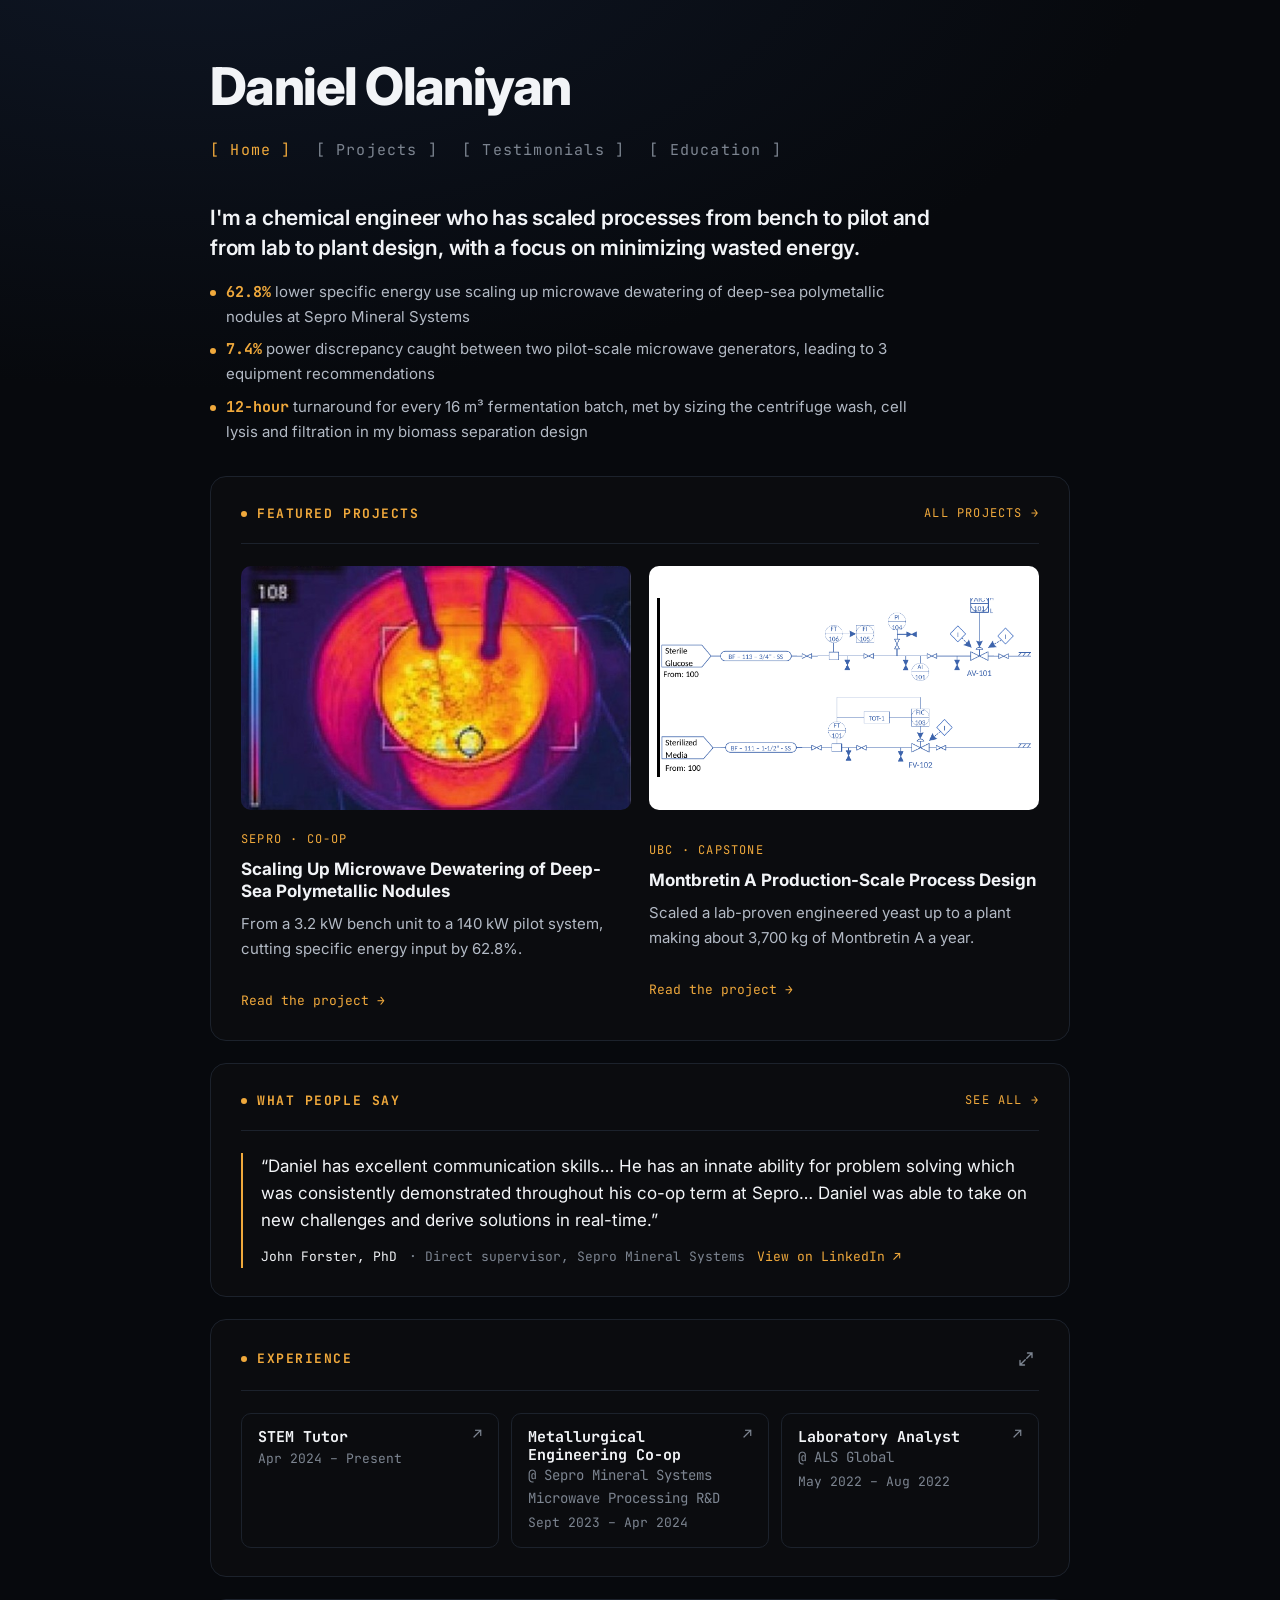
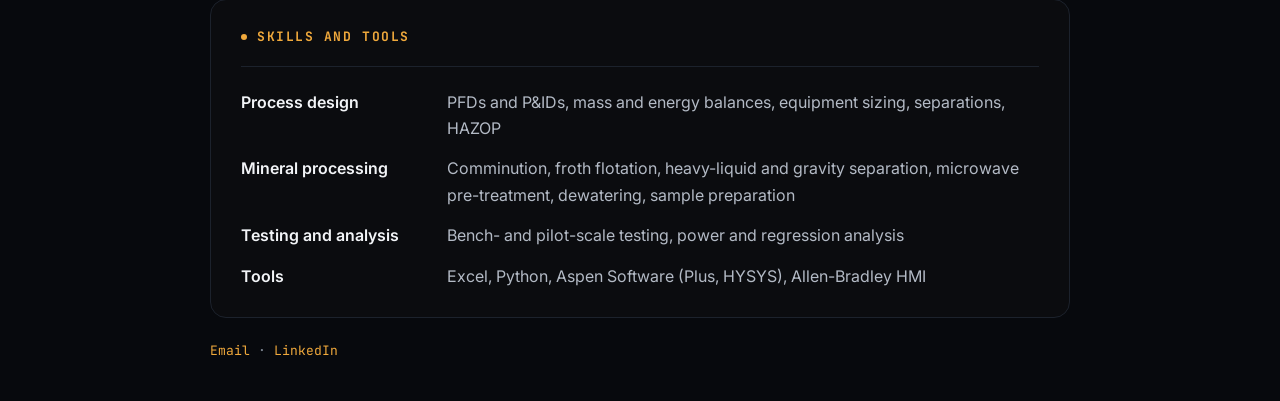
<file: index.html>
<!doctype html>
<html lang="en">
<head>
  <meta charset="utf-8">
  <meta name="viewport" content="width=device-width, initial-scale=1">
  <title>Daniel Olaniyan</title>
  <meta name="description" content="Daniel Olaniyan, chemical engineer (BASc, UBC) and EIT. Experience, projects and education.">
  <link rel="preconnect" href="https://fonts.googleapis.com">
  <link rel="preconnect" href="https://fonts.gstatic.com" crossorigin>
  <link href="https://fonts.googleapis.com/css2?family=Inter:wght@400;600;700;800&family=JetBrains+Mono:wght@400;500;700&display=swap" rel="stylesheet">
  <link rel="stylesheet" href="assets/styles.css?v=20261120c">
</head>
<body>

<header class="site-header">
  <div class="wrap">
    <h1 class="site-title"><a href="#home">Daniel Olaniyan</a></h1>
    <nav class="tabs">
      <a href="#home">Home</a>
      <a href="#projects">Projects</a>
      <a href="#testimonials">Testimonials</a>
      <a href="#education">Education</a>
      <!-- <a class="plain" href="assets/Daniel_Olaniyan_Resume.pdf" target="_blank">Résumé ↗</a> -->
    </nav>
  </div>
</header>

<main class="wrap">

  <!-- ======================== HOME ======================== -->
  <section class="panel" id="home" data-title="Daniel Olaniyan">
    <!-- Intro: hook, value, proof -->
    <div class="intro">
      <!-- HIDDEN FOR NOW: <p class="hook">I love taking process bottlenecks that waste energy or stall equipment, and fixing them.</p> -->
      <p class="hook">I'm a chemical engineer who has scaled processes from bench to pilot and from lab to plant design, with a focus on minimizing wasted energy.</p>
      <ul class="proof">
        <li><b>62.8%</b> lower specific energy use scaling up microwave dewatering of deep-sea polymetallic nodules at Sepro Mineral Systems</li>
        <li><b>7.4%</b> power discrepancy caught between two pilot-scale microwave generators, leading to 3 equipment recommendations</li>
        <li><b>12-hour</b> turnaround for every 16 m³ fermentation batch, met by sizing the centrifuge wash, cell lysis and filtration in my biomass separation design</li>
      </ul>
    </div>

    <div class="card">
      <div class="card-head"><span class="label">Featured projects</span><a class="soon" href="#projects">All projects →</a></div>
      <div class="feature-grid">
        <a class="pcard" href="projects/sepro-microwave.html">
          <div class="pcard-img"><img src="assets/media/sepro/cover-ir-pilot.jpg" alt="Thermal camera image of a pilot-scale nodule sample straight after microwave treatment." loading="lazy"></div>
          <div class="pcard-body">
            <span class="kicker">Sepro · Co-op</span>
            <h3>Scaling Up Microwave Dewatering of Deep-Sea Polymetallic Nodules</h3>
            <p>From a 3.2 kW bench unit to a 140 kW pilot system, cutting specific energy input by 62.8%.</p>
            <span class="more">Read the project →</span>
          </div>
        </a>
        <a class="pcard" href="projects/capstone-montbretin.html">
          <div class="pcard-img sheet"><img src="assets/media/capstone/pid-sterile-feed-lines.png" alt="My section of the bioreactor P&amp;ID: sterile glucose and sterile media feed lines with flow control loops." loading="lazy"></div>
          <div class="pcard-body">
            <span class="kicker">UBC · Capstone</span>
            <h3>Montbretin A Production-Scale Process Design</h3>
            <p>Scaled a lab-proven engineered yeast up to a plant making about 3,700 kg of Montbretin A a year.</p>
            <span class="more">Read the project →</span>
          </div>
        </a>
      </div>
    </div>

    <!-- Testimonials: add another <figure class="quote"> inside .quotes for each new one.
         Only publish quotes you have permission to use. -->
    <div class="card">
      <div class="card-head"><span class="label">What people say</span><a class="soon" href="#testimonials">See all →</a></div>
      <div class="quotes">
        <figure class="quote">
          <blockquote>“Daniel has excellent communication skills… He has an innate ability for problem solving which was consistently demonstrated throughout his co-op term at Sepro… Daniel was able to take on new challenges and derive solutions in real-time.”</blockquote>
          <figcaption>John Forster, PhD <span>· Direct supervisor, Sepro Mineral Systems</span><a href="https://www.linkedin.com/in/daniel-olaniyan/details/recommendations/" target="_blank" rel="noopener">View on LinkedIn ↗</a></figcaption>
        </figure>
      </div>
    </div>

    <!-- Experience: click a role to open its bullets in a pop-up; the corner icon shows all bullets inline.
         To add a role: copy one <button class="role"> and one <div class="role-detail">,
         and give both the same id (data-role="x" / id="role-x"). -->
    <div class="card experience">
      <div class="card-head">
        <span class="label">Experience</span>
        <button class="expand" aria-label="Show all details" title="Show all"><svg viewBox="0 0 24 24" fill="none" stroke="currentColor" stroke-width="1.8" stroke-linecap="round"><path d="M14 4h6v6M20 4l-7 7M10 20H4v-6M4 20l7-7"/></svg></button>
      </div>
      <div class="roles">
        <button class="role" data-role="tutor" aria-haspopup="dialog">
          <h3>STEM Tutor</h3>
          <div class="when">Apr 2024 – Present</div>
        </button>
        <button class="role" data-role="sepro" aria-haspopup="dialog">
          <h3>Metallurgical Engineering Co-op</h3>
          <div class="at">@ Sepro Mineral Systems</div>
          <div class="at">Microwave Processing R&amp;D</div>
          <div class="when">Sept 2023 – Apr 2024</div>
        </button>
        <button class="role" data-role="als" aria-haspopup="dialog">
          <h3>Laboratory Analyst</h3>
          <div class="at">@ ALS Global</div>
          <div class="when">May 2022 – Aug 2022</div>
        </button>
      </div>

      <div class="role-detail" id="role-tutor" data-title="STEM Tutor" data-when="Apr 2024 – Present">
        <h4>STEM Tutor <span>United States & Canada</span></h4>
        <ul>
          <li>Grew a tutoring practice to 15 weekly students entirely through referrals from clients and a mentor</li>
          <li>Improved a Mechanical Engineering student’s Thermodynamics I grade from C+ to A- by teaching structured First and Second Law problem-solving methods for heat engines and refrigeration cycles</li>
          <li>Designed weekly AP Calculus BC study plans by identifying understanding gaps from assessment results and curating targeted practice problems by topic and difficulty, raising the student’s projected score from 3 to an official 5</li>
          <li>Classified recurring student errors into 4 root-cause categories: conceptual, equation-selection, algebraic, and problem-recognition to prioritize the highest-impact weaknesses</li>
        </ul>
      </div>

      <div class="role-detail" id="role-sepro" data-title="Metallurgical Engineering Co-op" data-when="Sept 2023 – Apr 2024">
        <h4>Sepro Mineral Systems · Microwave Processing R&amp;D <span>Vancouver, Canada</span></h4>
        <ul>
          <li>Quantified a 62.8% reduction in specific energy input from bench- to pilot-scale for microwave dewatering of polymetallic nodules ahead of pyrometallurgical processing through moisture loss, power, and residence time analysis</li>
          <li>Identified a 7.4% discrepancy between 2 water-cooled power generators during pilot-scale operation by analyzing absorbed microwave energy patterns in Excel, resulting in 3 equipment modification recommendations</li>
          <li>Processed 55 kg of Mn- and Fe-rich polymetallic sea nodule samples for bench- and pilot-scale testwork using Ro-Tap sieve shaker, rotary splitter, riffle splitter, and cone and-quartering to determine PSD/P80 and produce representative test samples</li>
          <li>Ran 15+ pilot-scale microwave tests on a 140 kW system through an Allen-Bradley HMI by adjusting forward-power settings, monitoring process response, and responding to abnormal operating conditions</li>
          <li>Briefed project engineers and clients on test progress, equipment behavior, deviations, limitations, and next steps through presentations, demonstrations, and written reports</li>
          <li>Applied heat transfer and scale-up principles as the chemical engineer on a multidisciplinary microwave R&D team, then extended beyond assigned scope into flotation and gravity separation processes</li>
          <li>Dosed SIBX collector to a 14 g/tonne target from a 1% stock solution across 3 lab-scale froth flotation tests, preparing ore slurry feed at 37 wt% solids and 200 µm particle size</li>
          <li>Operated a jaw crusher, ring pulverizer, SAG, ball, and rod mills during mineral processing testwork, gaining hands-on experience with comminution equipments</li>
          <li>Contributions acknowledged in: Marzoughi O. et al. (2026). Microwave dewatering of deep-sea polymetallic nodules: Bench-scale and pilot-scale studies</li>
        </ul>
        <figure class="quote small">
          <blockquote>“Daniel has excellent communication skills… He has an innate ability for problem solving which was consistently demonstrated throughout his co-op term at Sepro.”</blockquote>
          <figcaption>John Forster, PhD <span>· Direct supervisor, Sepro Mineral Systems</span></figcaption>
        </figure>
        <a class="more-link" href="projects/sepro-microwave.html">See the project →</a>
      </div>

      <div class="role-detail" id="role-als" data-title="Laboratory Analyst" data-when="May 2022 – Aug 2022">
        <h4>ALS Global <span>Calgary, Canada</span></h4>
        <ul>
          <li>Analyzed 100 environmental field samples daily operating a 50 capsule CO2 combustion chamber with infrared spectroscopy quantifying 5 mg/mL target total inorganic carbon concentration in Excel</li>
          <li>Reduced sample backlog by 15% by reallocating instrument downtime toward reviewing prior-day data and documentation, turning fixed analysis time into productive dual-tasking</li>
          <li>Authorized to independently approve sample release as a co-op student after consistently meeting ISO/IEC 17025:2017 QA/QC standards across 100+ samples/day</li>
        </ul>
      </div>
    </div>

    <div class="card">
      <div class="card-head"><span class="label">Skills and tools</span></div>
      <dl class="skills">
        <div><dt>Process design</dt><dd>PFDs and P&amp;IDs, mass and energy balances, equipment sizing, separations, HAZOP</dd></div>
        <div><dt>Mineral processing</dt><dd>Comminution, froth flotation, heavy-liquid and gravity separation, microwave pre-treatment, dewatering, sample preparation</dd></div>
        <div><dt>Testing and analysis</dt><dd>Bench- and pilot-scale testing, power and regression analysis</dd></div>
        <div><dt>Tools</dt><dd>Excel, Python, Aspen Software (Plus, HYSYS), Allen-Bradley HMI</dd></div>
      </dl>
    </div>
    </div>

  </section>

  <!-- ======================== PROJECTS ======================== -->
  <section class="panel" id="projects" data-title="Projects">

    <a class="card pcard" href="projects/sepro-microwave.html">
      <div class="pcard-img"><img src="assets/media/sepro/cover-ir-pilot.jpg" alt="Thermal camera image of a pilot-scale nodule sample straight after microwave treatment." loading="lazy"></div>
      <div class="pcard-body">
        <span class="kicker">Sepro Mineral Systems · Co-op</span>
        <h3>Scaling Up Microwave Dewatering of Deep-Sea Polymetallic Nodules</h3>
        <p>From a 3.2 kW bench unit to a 140 kW pilot system, cutting specific energy input by 62.8%.</p>
        <span class="stack">Manufacturing Scale-Up · Bench- and pilot-scale testing · Microwave heating · Energy balances</span>
        <span class="more">Read the project →</span>
      </div>
    </a>

    <a class="card pcard" href="projects/capstone-montbretin.html">
      <div class="pcard-img sheet"><img src="assets/media/capstone/pid-sterile-feed-lines.png" alt="My section of the bioreactor P&amp;ID: sterile glucose and sterile media feed lines with flow control loops." loading="lazy"></div>
      <div class="pcard-body">
        <span class="kicker">UBC · Capstone</span>
        <h3>Montbretin A Production-Scale Process Design</h3>
        <p>Montbretia plants are too scarce to supply Montbretin A, a potential type 2 diabetes treatment, so we scaled the sponsor&#39;s lab-scale engineered yeast up to a plant making about 3,700 kg a year. I designed the heat-recovered sterilization, the sterile-feed P&amp;ID and the biomass separation, and coordinated the 7-person team.</p>
        <span class="stack">Process design · P&amp;IDs · Equipment sizing · Separations</span>
        <span class="more">Read the project →</span>
      </div>
    </a>

    <!-- HIDDEN FOR NOW: CCU and distillation project cards. To bring them back, remove this comment wrapper.
    <div class="card project">
      <div class="card-head"><span class="label case">CCU Feasibility for Carbon-Negative Methanol</span><span class="soon">Write-up soon</span></div>
      <p>Assessed Twelve's CO₂-to-fuels technology at Lafarge cement plants through life-cycle assessment, systems mapping and techno-economics.</p>
      <span class="stack">UBC CHBE 488 · LCA · Techno-economics</span>
    </div>

    <div class="card project">
      <div class="card-head"><span class="label case">Binary Plate Distillation Column Optimization</span><span class="soon">Write-up soon</span></div>
      <p>Four days of column runs compared against Aspen Plus simulations.</p>
      <span class="stack">UBC CHBE 464 · Aspen Plus · Separations</span>
    </div>
    -->

    <!-- HIDDEN FOR NOW: Phase Zero project card. To bring it back, remove this comment wrapper.
    <div class="card project">
      <div class="card-head"><span class="label case">Phase Zero: Engineering Economics</span><span class="soon">Write-up soon</span></div>
      <p>Built the financial model and 6 of 10 pitch slides for a wellness-facility venture.</p>
      <span class="stack">UBC CHBE 459 · Google Sheets · Financial modelling</span>
    </div>
    -->
  </section>

  <!-- ======================== TESTIMONIALS ======================== -->
  <!-- One card per group. To add a quote, copy a <figure class="quote"> block into the right group.
       Credit people by name and title (professional) or by role (tutoring, e.g. "Parent of an AP Calculus BC student").
       Only publish quotes you have permission to use; trim with "…" but don't reword. -->
  <section class="panel" id="testimonials" data-title="Testimonials">

    <div class="card">
      <div class="card-head"><span class="label">Engineering</span></div>
      <div class="quotes">
        <figure class="quote">
          <blockquote>“Daniel has excellent communication skills, engages in conversation, and is not afraid to assert his opinion. He has an innate ability for problem solving which was consistently demonstrated throughout his co-op term at Sepro. I am confident that Daniel will shine in any environment, given his highly compatible social skills and teamwork cooperation. Daniel was able to take on new challenges and derive solutions in real-time.”</blockquote>
          <figcaption>John Forster, PhD <span>· Technical Lead - Microwave Processing, Sepro Mineral Systems Corp.</span><a href="https://www.linkedin.com/in/daniel-olaniyan/details/recommendations/" target="_blank" rel="noopener">LinkedIn ↗</a></figcaption>
        </figure>
      </div>
    </div>

    <!-- Tutoring group: remove the comment markers around this card once you have your first quote.
    <div class="card">
      <div class="card-head"><span class="label">Tutoring</span></div>
      <div class="quotes">
        <figure class="quote">
          <blockquote>“Quote text here.”</blockquote>
          <figcaption>First name or role <span>· e.g. Parent of an AP Calculus BC student</span></figcaption>
        </figure>
      </div>
    </div>
    -->
  </section>

  <!-- ======================== EDUCATION ======================== -->
  <section class="panel" id="education" data-title="Education">
    <div class="card">
      <div class="card-head"><span class="label">Education</span></div>
      <div class="entry">
        <div class="entry-head"><h3>University of British Columbia</h3><span class="date">Graduated May 2025</span></div>
        <p class="sub">Bachelor of Applied Science - BASc, Chemical and Biological Engineering</p>
        <ul>
          <li>Bachelor Degree in Chemical and Biological Engineering from the University of British Columbia - Vancouver</li>
          <li>Dean's List</li>
        </ul>
      </div>
    </div>

    <div class="card">
      <div class="card-head"><span class="label">Certifications</span></div>
      <div class="entry">
        <div class="entry-head"><h3>Engineer-in-Training (EIT)</h3><span class="date">Apr 2026</span></div>
        <p class="sub">Engineers and Geoscientists BC · Registrant #233292</p>
        <a class="verify" href="https://tools.egbc.ca/Registrant-Directory/Individual-Registrants/SearchResults?FirstName=Daniel&amp;LastName=Olaniyan&amp;CategoryOfRegistrant=EIT&amp;DisciplinaryNotice=False&amp;PracticeRestrictions=False" target="_blank" rel="noopener">EGBC directory ↗</a>
      </div>
      <div class="entry">
        <div class="entry-head"><h3>Fundamentals of Engineering (FE), Chemical</h3><span class="date">May 2026</span></div>
        <p class="sub">NCEES · Credential ID 24-516-31</p>
        <a class="verify" href="https://account.ncees.org/rn/2451631-1959611-d728d8f" target="_blank" rel="noopener">NCEES ↗</a>
      </div>
    </div>
  </section>

</main>

<!-- Pop-up used by the experience roles (filled in by main.js) -->
<dialog class="modal" id="role-modal" aria-labelledby="modal-title">
  <button class="modal-close" aria-label="Close">×</button>
  <p class="label" id="modal-kicker"></p>
  <h2 id="modal-title"></h2>
  <p class="modal-when" id="modal-when"></p>
  <div id="modal-body"></div>
</dialog>

<footer><div class="wrap">
  <a href="mailto:dolaniyan321@gmail.com">Email</a> · <a href="https://www.linkedin.com/in/daniel-olaniyan/">LinkedIn</a>
</div></footer>
<script src="assets/main.js?v=20261120c"></script>
</body>
</html>
</file>
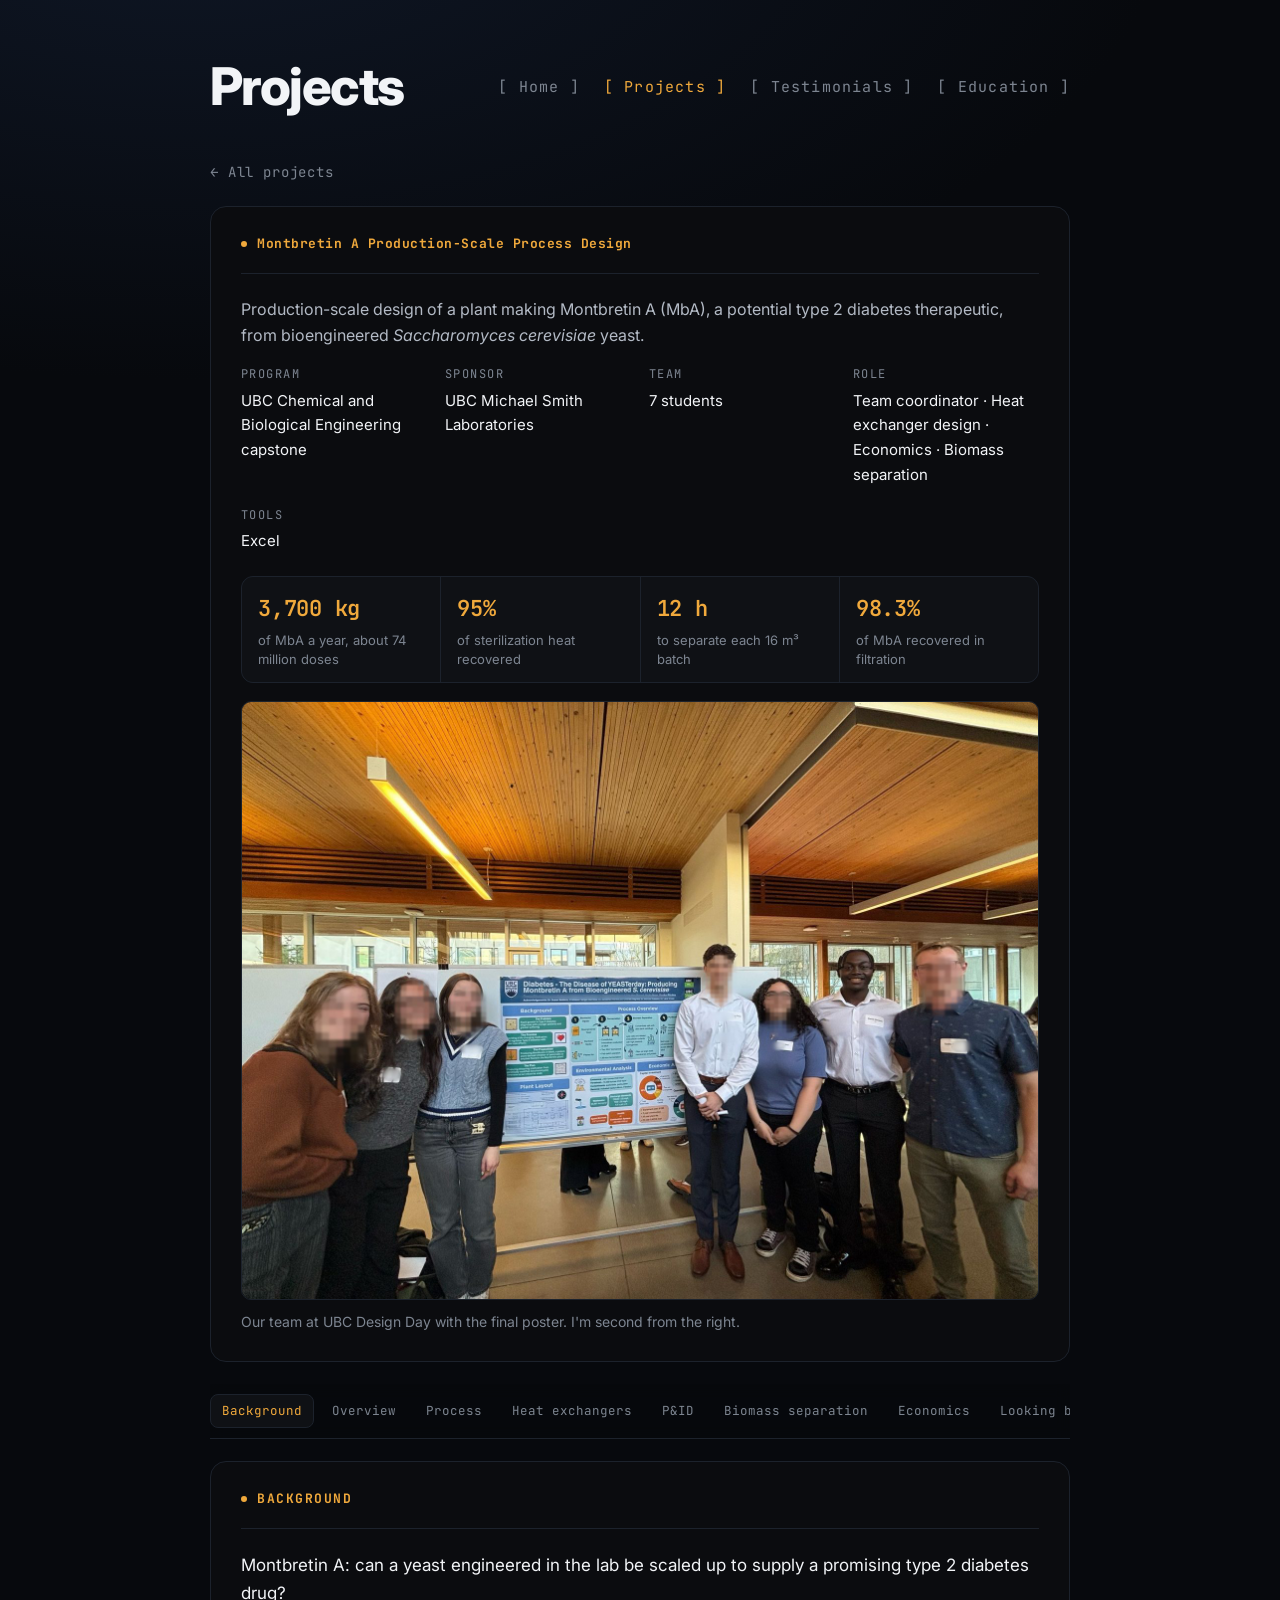
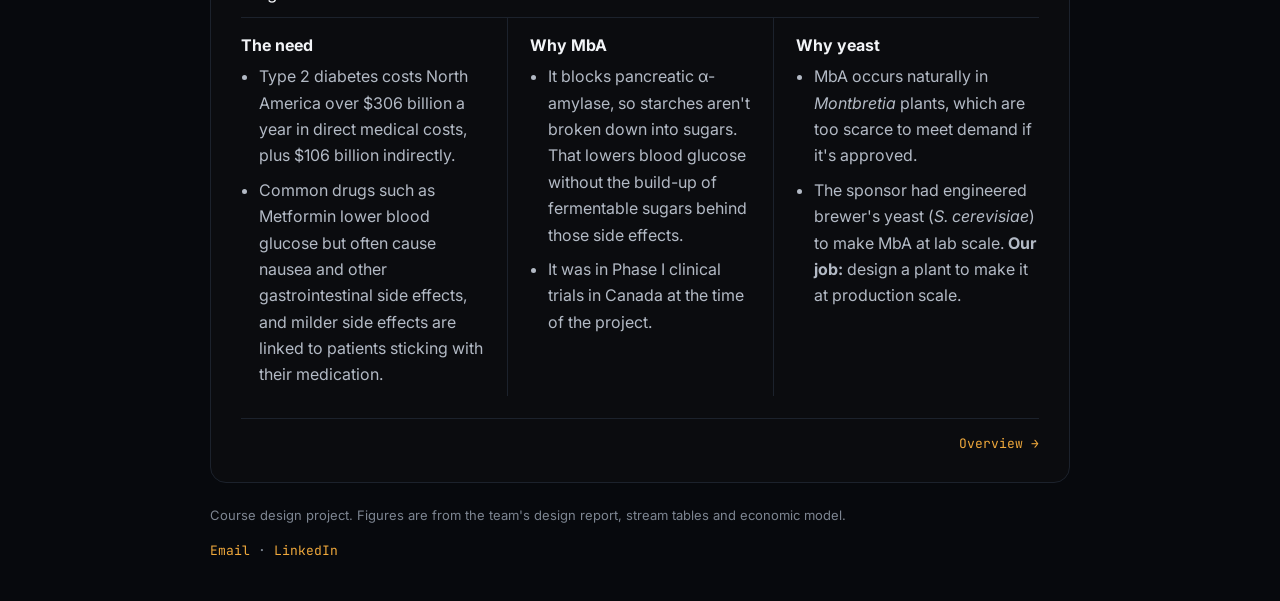
<file: projects/capstone-montbretin.html>
<!doctype html>
<html lang="en">
<head>
  <meta charset="utf-8">
  <meta name="viewport" content="width=device-width, initial-scale=1">
  <title>Montbretin A Production-Scale Process Design · Daniel Olaniyan</title>
  <meta name="description" content="UBC capstone: production-scale bioprocess design for Montbretin A: about 3,700 kg a year, with heat recovery and biomass separation.">
  <link rel="preconnect" href="https://fonts.googleapis.com">
  <link rel="preconnect" href="https://fonts.gstatic.com" crossorigin>
  <link href="https://fonts.googleapis.com/css2?family=Inter:wght@400;600;700;800&family=JetBrains+Mono:wght@400;500;700&display=swap" rel="stylesheet">
  <link rel="stylesheet" href="../assets/styles.css?v=20261120c">
</head>
<body>

<header class="site-header">
  <div class="wrap">
    <h1 class="site-title"><a href="../index.html#projects">Projects</a></h1>
    <nav class="tabs">
      <a href="../index.html#home">Home</a>
      <a class="active" href="../index.html#projects">Projects</a>
      <a href="../index.html#testimonials">Testimonials</a>
      <a href="../index.html#education">Education</a>
    </nav>
  </div>
</header>

<main class="wrap">
  <a class="back" href="../index.html#projects">← All projects</a>

  <div class="card">
    <div class="card-head"><span class="label case">Montbretin A Production-Scale Process Design</span></div>
    <p>Production-scale design of a plant making Montbretin A (MbA), a potential type 2 diabetes therapeutic, from bioengineered <em>Saccharomyces cerevisiae</em> yeast.</p>
    <dl class="facts">
      <div><dt>Program</dt><dd>UBC Chemical and Biological Engineering capstone</dd></div>
      <div><dt>Sponsor</dt><dd>UBC Michael Smith Laboratories</dd></div>
      <div><dt>Team</dt><dd>7 students</dd></div>
      <div><dt>Role</dt><dd>Team coordinator · Heat exchanger design · Economics · Biomass separation</dd></div>
      <div><dt>Tools</dt><dd>Excel</dd></div>
    </dl>
    <div class="keynums">
      <div><b>3,700 kg</b><span>of MbA a year, about 74 million doses</span></div>
      <div><b>95%</b><span>of sterilization heat recovered</span></div>
      <div><b>12 h</b><span>to separate each 16 m³ batch</span></div>
      <div><b>98.3%</b><span>of MbA recovered in filtration</span></div>
    </div>
    <figure class="hero">
      <img src="../assets/media/capstone/design-day.jpg" data-zoom alt="The seven-person capstone team beside its poster at UBC Design Day.">
      <figcaption>Our team at UBC Design Day with the final poster. I'm second from the right.</figcaption>
    </figure>
  </div>

  <nav class="toc" aria-label="On this page"></nav>

  <div class="card" data-toc="Background">
    <div class="card-head"><span class="label">Background</span></div>
    <p class="lead">Montbretin A: can a yeast engineered in the lab be scaled up to supply a promising type 2 diabetes drug?</p>
    <div class="grid-3">
      <div>
        <h3>The need</h3>
        <ul>
          <li>Type 2 diabetes costs North America over $306 billion a year in direct medical costs, plus $106 billion indirectly.</li>
          <li>Common drugs such as Metformin lower blood glucose but often cause nausea and other gastrointestinal side effects, and milder side effects are linked to patients sticking with their medication.</li>
        </ul>
      </div>
      <div>
        <h3>Why MbA</h3>
        <ul>
          <li>It blocks pancreatic α-amylase, so starches aren't broken down into sugars. That lowers blood glucose without the build-up of fermentable sugars behind those side effects.</li>
          <li>It was in Phase I clinical trials in Canada at the time of the project.</li>
        </ul>
      </div>
      <div>
        <h3>Why yeast</h3>
        <ul>
          <li>MbA occurs naturally in <em>Montbretia</em> plants, which are too scarce to meet demand if it's approved.</li>
          <li>The sponsor had engineered brewer's yeast (<em>S. cerevisiae</em>) to make MbA at lab scale. <strong>Our job:</strong> design a plant to make it at production scale.</li>
        </ul>
      </div>
    </div>
  </div>

  <div class="card" data-toc="Overview">
    <div class="card-head"><span class="label">Outcome</span></div>
    <p class="outcome">A plant designed to make <strong>about 3,700 kg of MbA a year</strong>, roughly <strong>74 million</strong> 50 mg doses, from 333 batches of about 11 kg each.</p>
  </div>

  <div class="card">
    <div class="card-head"><span class="label">My role</span></div>
    <ul>
      <li><strong>Team coordinator.</strong> The role rotated weekly; after my week the team asked me to keep it for the whole project. I sent agendas ahead, wrote minutes detailed enough that anyone who missed a meeting could catch up, captured professor and sponsor feedback at reviews, and called the in-person work sessions that carried us through both semester deadlines.</li>
      <li><strong>Heat-exchanger network (PFD 100):</strong> heat duties, log-mean temperature differences and exchanger areas for media and glucose sterilization.</li>
      <li><strong>P&amp;ID:</strong> the sterile media and sterile glucose feed lines into the bioreactor, with their control loops and interlocks.</li>
      <li><strong>Pipe and pump sizing</strong> for the plant.</li>
      <li><strong>Economics:</strong> built the economic model: capital estimate, operating costs, financed cash flow and IRR.</li>
      <li><strong>Biomass separation (PFD 400):</strong> PFD and material balances to complete solid-liquid separation of each 16 m³ fermentation batch within a 12-hour turnaround.</li>
    </ul>
    <figure>
      <img src="../assets/media/capstone/capstone-deadline-board.jpg" data-zoom loading="lazy" alt="Whiteboard mapping the final deadlines (poster March 28, presentation March 22, report April 8) to the remaining work: environmental analysis, HAZOP node walkthrough, economic assessment, controls narrative and P&amp;ID, and plant layout.">
      <figcaption>Second-term planning: each final deadline broken into the work still owed, from the HAZOP node walkthrough to the control narratives and P&amp;ID.</figcaption>
    </figure>
    <div class="figrow">
      <figure>
        <img src="../assets/media/capstone/whiteboard-task-plan.jpg" data-zoom alt="Whiteboard breaking the capstone into tasks for each process area, with deadlines for the PFDs, stream information and the progress report.">
        <figcaption>Planning session: every process area broken into open questions, with deadlines for the PFDs (Nov 4) and the progress report (Nov 22).</figcaption>
      </figure>
      <figure>
        <img src="../assets/media/capstone/game-night.jpg" data-zoom alt="Team members playing a board game at a team game night.">
        <figcaption>A team game night I organized between deadlines.</figcaption>
      </figure>
    </div>
  </div>

  <div class="card" data-toc="Process">
    <div class="card-head"><span class="label">The process</span></div>
    <p>A greenfield plant in Montreal, Quebec. MbA builds up inside the yeast cells, so the plant grows the cells, breaks them open, then separates, purifies and dries the product.</p>
    <details class="legend">
      <summary>The six process areas</summary>
      <ol>
        <li><strong>Media sterilization (100):</strong> one heat-sterilization train serves both the start-up media (about 14 m³ in 2 hours) and the fed-batch glucose feed (about 21 t in 3 hours), each into its own sterile storage tank.</li>
        <li><strong>Air filtration (200):</strong> sterile air for the fermenters.</li>
        <li><strong>Fermentation (300):</strong> two 20 m³ fed-batch fermenters at 16 m³ working volume, on a 48-hour cycle (36 h fermentation, 2 h emptying, 10 h cleaning).</li>
        <li><strong>Lysis and separation (400):</strong> centrifuge cell washing, high-pressure homogenization to release MbA, then filtration.</li>
        <li><strong>Purification (500):</strong> two ultrafiltration steps, then reversed-phase chromatography to 95% MbA and 5% MbB.</li>
        <li><strong>Drying (600):</strong> spray drying to a powder, sold in bulk to a fill-and-finish partner.</li>
      </ol>
    </details>
    <figure>
      <img src="../assets/media/capstone/block-flow-diagram.png" data-zoom alt="Block flow diagram: yeast preparation, media sterilization and air filtration feed the bioreactor, followed by cell lysis, biomass separation, purification and drying to purified MbA, with waste air, waste treatment and disposal streams.">
      <figcaption>Block flow diagram: steps to produce purified MbA from bioengineered <em>S. cerevisiae</em>, with flows per batch (team figure).</figcaption>
    </figure>

    <h3 class="sub">Design basis</h3>
    <ul>
      <li><strong>No MbA production data existed,</strong> so the design used literature values for naringenin, a similar molecule (titer 0.8 kg/m³).</li>
      <li><strong>Two 20 m³ fermenters</strong>, one of the largest standard sizes, make about 3,700 kg a year: roughly 27 plants to reach the sponsor's 100,000 kg target.</li>
    </ul>

    <h3 class="sub">Key design decisions in my areas</h3>
    <ul class="decide">
        <li><span class="d">Media sterilization</span><span>Semi-continuous shared train with heat recovery, over batch: one train serves both feeds, and the preheater cuts steam use.</span></li>
        <li><span class="d">Cell washing</span><span>Disc-stack centrifuge, over tubular bowl: more separating area for the batch throughput.</span></li>
        <li><span class="d">Cell lysis</span><span>High-pressure homogenizer: the industry standard for releasing products held inside yeast cells.</span></li>
        <li><span class="d">Debris removal</span><span>0.2 µm tangential-flow filtration, over rotary vacuum: suits batch operation and needs no flocculant, at a higher capital cost.</span></li>
    </ul>
    <details class="legend">
      <summary>Other team decisions (5)</summary>
      <ul class="decide">
          <li><span class="d">Air sterilization</span><span>Continuous membrane filters, over stored sterile air: the fermenters need too much air to store.</span></li>
          <li><span class="d">Fermentation</span><span>Two-stage fed-batch, over batch or continuous: higher yield, and slower growth in stage 2 keeps oxygen demand within supply.</span></li>
          <li><span class="d">Purification 1</span><span>Ultrafiltration, over size-exclusion chromatography: higher throughput, and it concentrates MbA.</span></li>
          <li><span class="d">Purification 2</span><span>Reversed-phase chromatography: separates MbA from MbB and scales up the sponsor's lab method.</span></li>
          <li><span class="d">Drying</span><span>Spray drying at 180 °C, over freeze-drying: faster and cheaper at scale, and MbA is heat-stable.</span></li>
      </ul>
    </details>
    <p class="fine">Every unit was chosen as a team, using a decision tree for each.</p>
  </div>

  <div class="card" data-toc="Heat exchangers">
    <div class="card-head"><span class="label">Heat-exchanger network</span><span class="soon">Click to enlarge</span></div>
    <p class="gist">I designed the sterilization heat recovery: the outgoing sterile stream preheats the incoming feed, so steam supplies only the last 5 °C.</p>
    <div class="evolve">
      <figure>
        <img src="../assets/media/capstone/whiteboard-early-pfd-100.jpg" data-zoom alt="Early whiteboard sketch of the media sterilization train next to the first fermenter layout.">
        <figcaption>First whiteboard sketch: the media sterilization train (left, in red) beside an early fermenter layout.</figcaption>
      </figure>
      <figure>
        <img src="../assets/media/capstone/pfd-100-media-sterilization.png" data-zoom alt="PFD 100: media sterilization train with mixing tank T-101, pump P-101, preheater HX-101, steam heater HX-102, sterile storage tanks T-102 and T-103, and transfer pumps P-102 and P-103.">
        <figcaption>PFD 100, media sterilization. Feed is pressurized to 6 atm, preheated to 125 °C in HX-101, brought to 130 °C with steam in HX-102, then sent back through HX-101 to heat the next feed and cool to 30 °C.</figcaption>
      </figure>
    </div>
    <div class="table-wrap">
      <table class="units">
        <thead><tr><th></th><th>Media campaign</th><th>Glucose campaign</th></tr></thead>
        <tbody>
          <tr><td>HX-101 preheater (heat recovery): duty (kW)</td><td class="num">835.6</td><td class="num">824.8</td></tr>
          <tr><td>HX-101 preheater: area (m²)</td><td class="num">196.2</td><td class="num">193.7</td></tr>
          <tr><td>HX-102 steam heater: duty (kW)</td><td class="num">41.8</td><td class="num">41.2</td></tr>
          <tr><td>HX-102 steam heater: area (m²)</td><td class="num">0.16</td><td class="num">0.16</td></tr>
        </tbody>
      </table>
    </div>
    <ul>
      <li><strong>Heat recovery:</strong> the hot sterilized stream preheats the incoming feed, so steam supplies only the last 5 °C (83 kW of the 1.74 MW) and cooling back to 30 °C needs no cooling water.</li>
      <li><strong>Tight approach:</strong> both ends of the preheater sit 5 °C apart, which makes it large (about 196 m²) and requires counter-current flow: the cold side leaves at 125 °C while the hot side leaves at 30 °C.</li>
      <li><strong>Staying liquid:</strong> P-101 raises the feed to 6 atm, well above the ~2.7 bar at which water boils at 130 °C.</li>
      <li>Shell-and-tube exchangers in 316L stainless steel. The two campaigns never run at once, so the network carries about 0.88 MW at any time.</li>
    </ul>
  </div>

  <div class="card" data-toc="P&amp;ID">
    <div class="card-head"><span class="label">P&amp;ID: sterile feed lines</span><span class="soon">Click to enlarge</span></div>
    <p class="gist">I drew the two sterile feed lines into the fermenter, with their control loops and fail-closed valves.</p>
    <div class="figrow">
      <figure>
        <img src="../assets/media/capstone/whiteboard-pid-r301.jpg" data-zoom alt="Whiteboard draft of the fermenter P&amp;ID with feed lines, control loops and cooling.">
        <figcaption>Working session: the first full draft of the fermenter P&amp;ID on the whiteboard.</figcaption>
      </figure>
      <figure>
        <img src="../assets/media/capstone/sketch-media-control-loop.jpg" data-zoom alt="Hand sketch of the sterilized media control loop: totalizer, flow transmitter, flow controller and control valve into R-301.">
        <figcaption>My notebook sketch of the sterilized media control loop.</figcaption>
      </figure>
    </div>
    <figure>
      <img src="../assets/media/capstone/pid-sterile-feed-lines.png" data-zoom alt="P&amp;ID detail of the sterile glucose line BF-113 (3/4 inch stainless) with FT-106, FI-105, PI-104, AI-101 and analyzer controller AIC-101 driving AV-101, and the sterilized media line BF-111 (1-1/2 inch stainless) with FT-101, totalizer TOT-1 and FIC-103 driving FV-102.">
      <figcaption>My section of the bioreactor P&amp;ID: the two sterile feeds from PFD 100 into fermenter R-301.</figcaption>
    </figure>
    <p>Both feed valves fail closed: on a utility failure, nothing of uncertain sterility reaches the fermenter. Each line has block valves either side of the instruments and drain valves for maintenance.</p>
    <details class="legend">
      <summary>Control narratives (design report)</summary>
      <div class="table-wrap">
        <table class="narrative">
          <caption>Media addition control loop</caption>
          <tbody>
            <tr><th scope="row">Description</th><td>The volume of sterilized media added to the bioreactor R-301 at the beginning of the batch process is controlled by FIC-103 and FV-102.</td></tr>
            <tr><th scope="row">Control loop</th><td>The volume of sterilized media added to R-301 is controlled by the control loop FIC-103/FV-102. The flow rate of sterilized media into R-301 is measured by FT-101. The output of FT-101 is sent to the totalizer TOT-1, which tracks the total volume of sterilized media added to R-301. The output of TOT-1 is sent to the flow indicating controller FIC-103, whose output controls the flow valve FV-102, which modulates the flow of sterilized media into R-301.</td></tr>
            <tr><th scope="row">Alarms</th><td>N/A</td></tr>
            <tr><th scope="row">Trips</th><td>N/A</td></tr>
          </tbody>
        </table>
      </div>
      <div class="table-wrap">
        <table class="narrative">
          <caption>Fermenter glucose concentration control loop</caption>
          <tbody>
            <tr><th scope="row">Description</th><td>The concentration of glucose in the bioreactor R-301 after the batch fermentation is controlled by the addition of a concentrated aqueous glucose solution. The addition of this solution is controlled by AIC-101 and AV-101.</td></tr>
            <tr><th scope="row">Control loop</th><td>The concentration of glucose in R-301 is controlled by the control loop AIC-101/AV-101. The current glucose concentration is read by the analyzer transmitter AT-101. The output of AT-101 is sent to the analyzer indicating controller AIC-101. The output of AIC-101 controls the valve AV-101, which dictates the flow of concentrated aqueous glucose into R-301.</td></tr>
            <tr><th scope="row">Alarms</th><td>High (SGAH-101) and low (SGAL-101) alarms alert operators when the glucose concentration in R-301 is in danger of leaving the process specification.</td></tr>
            <tr><th scope="row">Trips</th><td>N/A</td></tr>
          </tbody>
        </table>
      </div>
    </details>

    <details class="legend">
      <summary>How to read the drawing</summary>
      <h3 class="sub">Line designation</h3>
      <p><code>BF-111-1½"-SS</code> = service, line number, line size, material of construction.</p>
      <dl class="key">
        <div><dt>BF</dt><dd>Biologic feed</dd></div>
        <div><dt>BL</dt><dd>Biologic service / biomass containing</dd></div>
        <div><dt>CH</dt><dd>Chemical solution</dd></div>
        <div><dt>UT</dt><dd>Utility service</dd></div>
        <div><dt>WS</dt><dd>Waste service</dd></div>
        <div><dt>SS / CS</dt><dd>Stainless steel / carbon steel</dd></div>
      </dl>
      <h3 class="sub">Instrument tags in my section</h3>
      <dl class="key">
        <div><dt>FT</dt><dd>Flow transmitter</dd></div>
        <div><dt>FI</dt><dd>Flow indicator</dd></div>
        <div><dt>FIC</dt><dd>Flow indicating controller</dd></div>
        <div><dt>TOT</dt><dd>Totalizer</dd></div>
        <div><dt>AT / AI</dt><dd>Analyzer transmitter / indicator (glucose concentration)</dd></div>
        <div><dt>AIC</dt><dd>Analyzer indicating controller</dd></div>
        <div><dt>PI</dt><dd>Pressure indicator</dd></div>
        <div><dt>FV / AV</dt><dd>Control valves for the flow and analyzer loops</dd></div>
      </dl>
      <h3 class="sub">Symbols</h3>
      <dl class="key wide">
        <div><dt>Circle</dt><dd>Locally mounted instrument</dd></div>
        <div><dt>Circle in a square</dt><dd>Remote control system (e.g. DCS)</dd></div>
        <div><dt>Diamond with I</dt><dd>Interlock</dd></div>
        <div><dt>H / L / HH / LL</dt><dd>High, low, high-high and low-low alarm or interlock</dd></div>
        <div><dt>Open / filled bow-tie</dt><dd>Isolation valve open / closed</dd></div>
        <div><dt>Hatched line</dt><dd>Insulation</dd></div>
      </dl>
    </details>

    <figure class="after-legend">
      <img src="../assets/media/capstone/pid-bioreactor-r301.png" data-zoom alt="Full bioreactor P&amp;ID, drawing D-02-1001: fermenter R-301 with acid, base, antifoam, yeast, glucose, media and air feeds, coolant, waste gas, TFF filter F-301 and harvest pump P-304.">
      <figcaption>Full bioreactor P&amp;ID (team drawing).</figcaption>
    </figure>
    <ol class="fine">
      <li>On R-301, each transmitter drawn represents five installed transmitters.</li>
      <li>Every controller has a redundant controller installed.</li>
      <li>A safety instrumented system (SIS) is implemented where required for safety functions.</li>
    </ol>
  </div>

  <div class="card" data-toc="Biomass separation">
    <div class="card-head"><span class="label">Biomass separation</span><span class="soon">Click to enlarge</span></div>
    <p class="gist">I sized the separation train to clear each 16 m³ batch within the 12-hour turnaround.</p>
    <div class="evolve">
      <figure>
        <img src="../assets/media/capstone/whiteboard-early-downstream.jpg" data-zoom alt="Early whiteboard sketch of downstream processing with a list of open questions.">
        <figcaption>Early downstream sketch, with the questions we still had to answer: what cleaning really involves, how many centrifuge passes, and whether to centrifuge or filter first.</figcaption>
      </figure>
      <figure>
        <img src="../assets/media/capstone/pfd-400-biomass-separation.png" data-zoom alt="PFD 400: harvest stream diluted in T-401, concentrated in disk-stack centrifuge C-401, lysed in high-pressure homogenizer H-401, then filtered through F-401 with permeate to purification and biomass to waste treatment.">
        <figcaption>PFD 400. The harvest is diluted (T-401), concentrated in a disk-stack centrifuge (C-401), lysed in a high-pressure homogenizer (H-401), then filtered (F-401): permeate carries MbA to purification, and spent biomass goes to waste treatment.</figcaption>
      </figure>
    </div>
    <div class="table-wrap">
      <table class="units">
        <thead><tr><th>Unit</th><th>Parameter</th><th>Value</th></tr></thead>
        <tbody>
          <tr><td>Centrifuge wash (C-401)</td><td>Flow rate (m³/h)</td><td class="num">35</td></tr>
          <tr><td></td><td>Wash passes (–)</td><td class="num">10</td></tr>
          <tr><td></td><td>Wash time (h)</td><td class="num">4.5</td></tr>
          <tr><td></td><td>Cells retained (%)</td><td class="num">99.0</td></tr>
          <tr><td>Microfiltration (F-401)</td><td>Membrane area (m²)</td><td class="num">320</td></tr>
          <tr><td></td><td>Pore size (µm)</td><td class="num">0.2</td></tr>
          <tr><td></td><td>Maximum transmembrane pressure (bar)</td><td class="num">4</td></tr>
          <tr><td></td><td>Concentration time (h)</td><td class="num">2.1</td></tr>
          <tr><td></td><td>Diafiltration time (h)</td><td class="num">3.2</td></tr>
          <tr><td></td><td>MbA recovery (%)</td><td class="num">98.3</td></tr>
          <tr><td>Holding tanks</td><td>T-401 volume (m³)</td><td class="num">18</td></tr>
          <tr><td></td><td>T-402 volume (m³)</td><td class="num">5.2</td></tr>
          <tr><td></td><td>T-401 agitator power (kW)</td><td class="num">3.5</td></tr>
          <tr><td></td><td>T-402 agitator power (kW)</td><td class="num">1.5</td></tr>
        </tbody>
      </table>
    </div>
    <ul>
      <li><strong>Centrifuge wash:</strong> fresh buffer replaces the spent broth one-for-one while the disc-stack centrifuge returns the cells to the tank. At the centrifuge's 35 m³/h limit, 99.9% of the broth liquid is replaced in 4.5 hours.</li>
      <li><strong>Filtration:</strong> concentration at constant flux until the membrane reaches 4 bar, then diafiltration at constant pressure until 5% of the MbA is left in the retentate.</li>
      <li><strong>Unit choices:</strong> a disc-stack centrifuge over a tubular bowl for throughput (at the cost of harder cleaning), and cross-flow filtration over a rotary vacuum filter to suit the batch process.</li>
      <li>About 10 hours of centrifuging and filtration per batch keeps separation inside the 12-hour turnaround.</li>
    </ul>
  </div>

  <div class="card" data-toc="Economics">
    <div class="card-head"><span class="label">Economics</span></div>
    <p class="gist">I built the economic model, and reworked a first design that fell short of our 12% minimum return to a 17% real IRR.</p>
    <p>I built the plant's economic model, from equipment costs through capital, operating cost, revenue and financed cash flow to profitability, to inform the final go/no-go decision.</p>
    <p>The model in our final presentation showed the first design falling short of our 12% minimum return. After that feedback I reworked it for the final report: fill-and-finish moved to a contract facility, MbA sold in bulk at $0.85 per dose instead of $1.00, and the loan spread over 20 years instead of 10, matching the plant life and easing early cash flow. The revised plant reached a 17% real IRR.</p>
    <div class="table-wrap">
      <table class="units">
        <tbody>
          <tr><td>Delivered equipment cost ($M)</td><td class="num">9.9</td></tr>
          <tr><td>Fixed capital investment ($M)</td><td class="num">75.7</td></tr>
          <tr><td>Total capital investment, incl. working capital ($M)</td><td class="num">86.8</td></tr>
          <tr><td>Revenue at $0.85 per 50 mg dose ($M/yr)</td><td class="num">63.1</td></tr>
          <tr><td>Operating cost ($M/yr)</td><td class="num">48.1</td></tr>
          <tr><td>IRR on equity, after tax, nominal (%)</td><td class="num">21.7</td></tr>
          <tr><td>IRR on equity, after tax, real (%)</td><td class="num">17.0</td></tr>
          <tr><td>Net present worth at 12.9% after-tax MARR ($M)</td><td class="num">27.9</td></tr>
          <tr><td>Benefit–cost ratio (–)</td><td class="num">1.84</td></tr>
        </tbody>
      </table>
    </div>
    <p class="fine">Without the debt, the project IRR is 10.0% real (14.4% nominal).</p>

    <details class="legend">
      <summary>How the model was built</summary>

      <h3 class="sub">Basis</h3>
      <ul>
        <li><strong>Location:</strong> Montreal, Quebec, a Canadian bioprocess hub with industrial-scale infrastructure. Canada's stricter pharmaceutical regulation means product made there can be sold across North America.</li>
        <li><strong>Schedule:</strong> 2-year build, 20-year plant life, 7,992 operating hours a year (allowing for holidays, maintenance and shutdowns). A 48-hour cycle (36 h fermentation, 12 h turnaround) on two fermenters gives 333 batches a year.</li>
      </ul>

      <h3 class="sub">Capital: $86.8M</h3>
      <ul>
        <li><strong>Equipment, $9.9M delivered:</strong> each unit sized from the PFDs (flow, capacity, material, duty and power), priced from manufacturers where possible and from a cost database otherwise. The fermenters and their agitators were about 61% of the total.</li>
        <li><strong>Factored estimate:</strong> 50% added to equipment for clean-in-place systems ($14.8M basis), then Peters, Timmerhaus and West's solid–fluid ratios: installation 39%, instrumentation and controls 26%, piping 31%, electrical 10%, buildings 29%, yard 12%, service facilities 55%, engineering 32%, construction 34%, contractor's fee 23% and contingency 37% of equipment.</li>
        <li><strong>Priced separately:</strong> land ($11.4M, scaled to a 57,000 ft² site in Montreal) and the sterile-water system ($0.8M). Direct costs $57.0M, fixed capital $75.7M, working capital $11.1M.</li>
      </ul>

      <h3 class="sub">Operating cost: $48.1M a year</h3>
      <ul>
        <li><strong>Direct production, $22.6M:</strong> raw materials $2.0M (glucose about $540K; purification buffers, mostly acetonitrile, about $700K), utilities about $6.2M (96% electricity, at $0.117/kWh) and operating labour $4.05M.</li>
        <li><strong>Operating labour:</strong> the Alkhayat–Gerrard correlation, N<sub>OL</sub> = (6.29 + 31.7P² + 0.23N<sub>np</sub>)<sup>0.5</sup>, with P = 3 solids-handling steps and N<sub>np</sub> = 8 other units, gives 17.1, so 18 operators per shift. At 4.5 operators per position for round-the-clock operation and $50,000 each: $4.05M.</li>
        <li><strong>Fixed charges, $14.7M</strong> (depreciation, property tax, insurance, plant overhead) and <strong>general expenses, $10.8M</strong> (administration, sales and marketing, R&amp;D).</li>
      </ul>

      <h3 class="sub">Revenue: $63.1M a year</h3>
      <ul>
        <li>11.14 kg of MbA per batch × 333 batches = 3,711 kg a year = 74.2 million 50 mg doses at $0.85.</li>
        <li><strong>Why $0.85:</strong> the sponsor's targets were at most $1 per pill at retail, a 50 mg dose and 100,000 kg a year. With no titer data, the design relied on literature values, which supported about 3,700 kg a year. On thin margins, selling powder in bulk to a fill-and-finish partner (who sells pills at $1) carried less risk and cost than packaging pills in-house.</li>
      </ul>

      <h3 class="sub">Cash flow and profitability</h3>
      <ul>
        <li><strong>Financing:</strong> 30% equity; 70% debt ($60.8M) at 12% compounded monthly over 20 years, $669,137 a month.</li>
        <li><strong>Depreciation:</strong> Canadian capital cost allowance by asset class: building class 6 (10%, half-year rule), equipment class 53 (50%) and electronics class 50 (55%), where the accelerated investment incentive waives the half-year rule.</li>
        <li><strong>Taxes and inflation:</strong> 26.5% corporate tax and 4% inflation; sales and operating costs start in year 2, after the build.</li>
        <li><strong>Profitability:</strong> net present worth and IRR rather than payback or simple return, because they account for the time value of money. NPW at the 12.9% after-tax MARR (13% real, 17.5% with inflation) measures the value created; IRR gives the return as a percentage. Each covers the other's blind spots.</li>
      </ul>
    </details>
  </div>

  <div class="card" data-toc="Looking back">
    <div class="card-head"><span class="label">Looking back</span></div>
    <h3 class="sub">Design</h3>
    <ul>
      <li><strong>Leak direction in HX-101:</strong> the sterile side runs about 2 atm below the unsterile side, so a tube leak would contaminate the sterile stream. Because the sterile side is downstream of the raw side in the same line, a valve alone can't reverse that. I'd move the main pump to after HX-101's cold side, keeping the raw side at about 3 atm (enough to stop it boiling at 125 °C), so the sterilized media returns at higher pressure, held there by a back-pressure valve.</li>
      <li><strong>Safety layer:</strong> add an independent high-high level trip on each fermenter, with its own sensor and shutoff, separate from the feed control loops.</li>
    </ul>
    <h3 class="sub">Economics</h3>
    <ul>
      <li><strong>Sensitivity analysis:</strong> we varied only selling price and capital. I'd test the least certain inputs first, starting with titer (0.8 to 1.2 g/L would mean 50% more MbA from the same inputs), and run a Monte Carlo analysis instead of one variable at a time.</li>
      <li><strong>Estimate quality:</strong> about 80% of the equipment cost came from database estimates rather than quotes, and the fermenter agitators alone were 41% of it. That's normal for a preliminary estimate, but they're the first numbers I'd firm up.</li>
      <li><strong>Overhead and cleaning:</strong> plant overhead was taken as 10% of manufacturing cost ($3.6M), where the textbook basis (50–70% of labour, supervision and maintenance) gives $4.2–5.9M. The clean-in-place operating cost had no data behind it.</li>
      <li><strong>Chiller efficiency:</strong> reviewing the model after the project, I found the chiller's coefficient of performance set at 1.5. Water-cooled screw chillers above about 1,160 kW run at 4.6 or better. Correcting it cuts chiller power from 1,926 kW to 628 kW and the utility bill from about $5.9M to $1.9M a year, a 67% reduction.</li>
      <li><strong>Depreciation:</strong> the first schedule front-loaded building depreciation (no half-year rule) and used 50% instead of 55% for electronics. Getting the timing right moves deductions into the years that actually pay tax.</li>
    </ul>
    <h3 class="sub">What I'd carry forward</h3>
    <ul>
      <li>Recurring costs can outweigh capital: $48M a year to run against $87M once to build.</li>
      <li>Trace every major cost back to something physical (a flow rate, a capacity, operating hours) instead of accepting a number because the spreadsheet formula works.</li>
      <li>Question constraints early. The price cap and the missing titer data shaped the outcome more than any equipment choice.</li>
    </ul>
  </div>

  <div class="card" data-toc="Documentation">
    <div class="card-head"><span class="label">Documentation</span><span class="soon">Opens PDF</span></div>
    <p class="fine">My sample calculations, typeset from my hand calcs and checked against the team's stream tables.</p>
    <div class="doc-grid">
      <div class="doc">
        <a class="thumb pdf" href="../assets/docs/capstone/capstone_01_pump_sizing.pdf" target="_blank" rel="noopener"><img src="../assets/docs/capstone/capstone_01_pump_sizing.png" alt="First page of the pump sizing and piping sample calculation." loading="lazy"></a>
        <p class="cap"><span class="type">Sample calc · PDF</span>Pump sizing and piping: pipe sizing, total head, NPSH and preliminary pump power (P-102, P-103).</p>
      </div>
      <div class="doc">
        <a class="thumb pdf" href="../assets/docs/capstone/capstone_02_hex_network.pdf" target="_blank" rel="noopener"><img src="../assets/docs/capstone/capstone_02_hex_network.png" alt="First page of the heat-exchanger network sample calculation." loading="lazy"></a>
        <p class="cap"><span class="type">Sample calc · PDF</span>Heat-exchanger network: duties, log-mean temperature differences and areas for HX-101 and HX-102.</p>
      </div>
      <div class="doc">
        <a class="thumb pdf" href="../assets/docs/capstone/capstone_03_centrifuge_wash.pdf" target="_blank" rel="noopener"><img src="../assets/docs/capstone/capstone_03_centrifuge_wash.png" alt="First page of the centrifuge wash cycle sample calculation." loading="lazy"></a>
        <p class="cap"><span class="type">Sample calc · PDF</span>Centrifuge wash cycle: stream balances, processing time and number of passes.</p>
      </div>
      <div class="doc">
        <a class="thumb pdf" href="../assets/docs/capstone/capstone_04_microfiltration_tff.pdf" target="_blank" rel="noopener"><img src="../assets/docs/capstone/capstone_04_microfiltration_tff.png" alt="First page of the microfiltration (tff) sample calculation." loading="lazy"></a>
        <p class="cap"><span class="type">Sample calc · PDF</span>Microfiltration (TFF): concentration and diafiltration times, and MbA recovery.</p>
      </div>
      <div class="doc">
        <a class="thumb pdf" href="../assets/docs/capstone/capstone_05_tanks_agitators.pdf" target="_blank" rel="noopener"><img src="../assets/docs/capstone/capstone_05_tanks_agitators.png" alt="First page of the holding tanks and agitators sample calculation." loading="lazy"></a>
        <p class="cap"><span class="type">Sample calc · PDF</span>Holding tanks and agitators: tank geometry, impeller speed and power.</p>
      </div>
    </div>
  </div>

  <p class="note">Course design project. Figures are from the team's design report, stream tables and economic model.</p>
</main>

<footer><div class="wrap">
  <a href="mailto:dolaniyan321@gmail.com">Email</a> · <a href="https://www.linkedin.com/in/daniel-olaniyan/">LinkedIn</a>
</div></footer>
<script src="../assets/main.js?v=20261120c"></script>
</body>
</html>
</file>
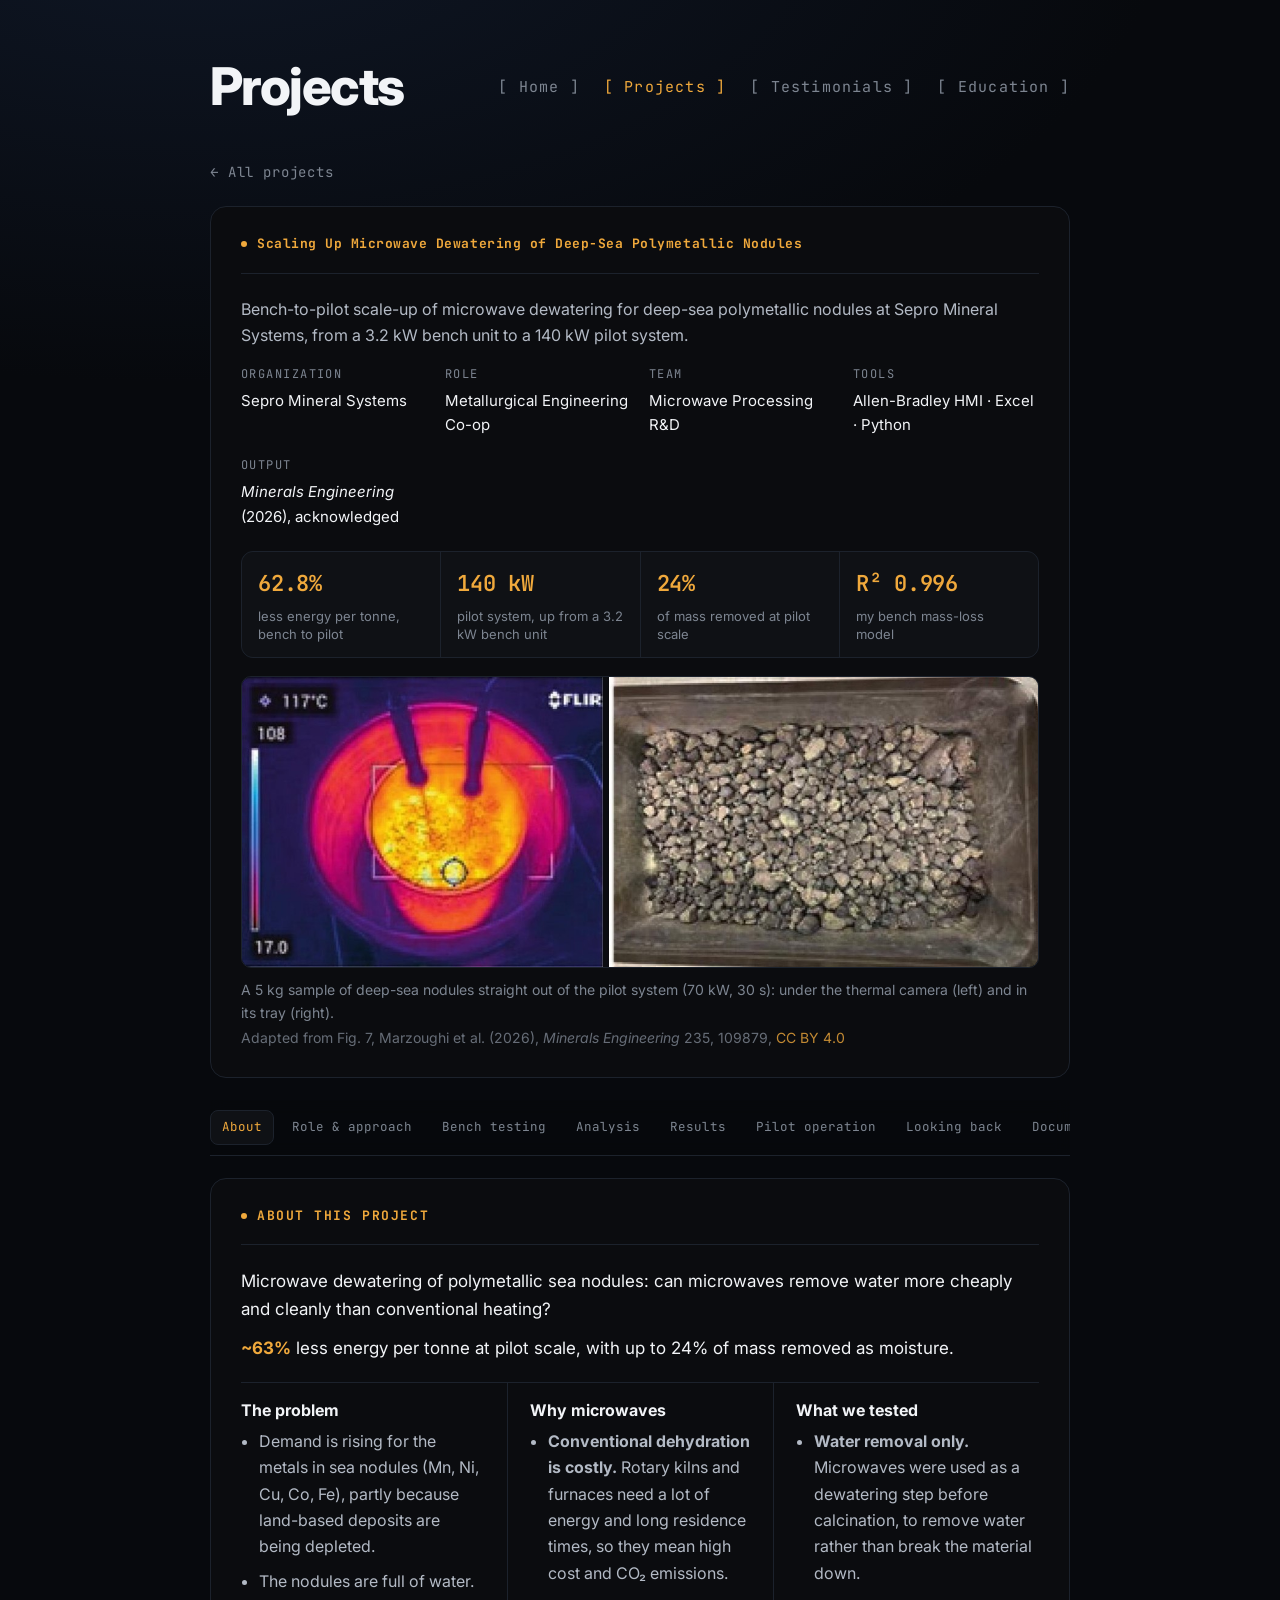
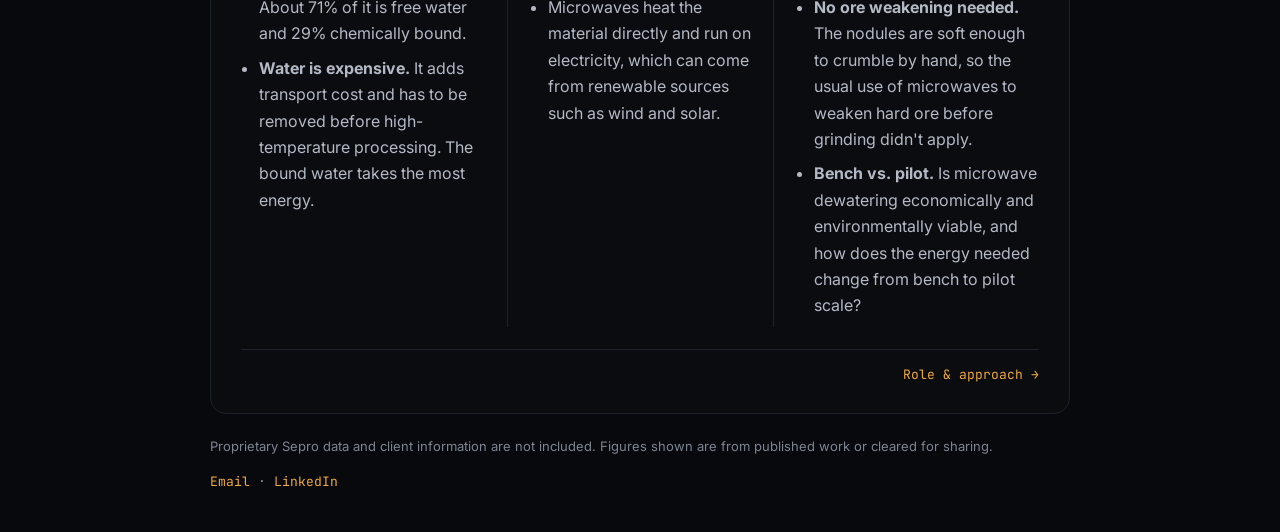
<file: projects/sepro-microwave.html>
<!doctype html>
<html lang="en">
<head>
  <meta charset="utf-8">
  <meta name="viewport" content="width=device-width, initial-scale=1">
  <title>Scaling Up Microwave Dewatering of Deep-Sea Polymetallic Nodules · Daniel Olaniyan</title>
  <meta name="description" content="Bench-to-pilot scale-up of microwave dewatering at Sepro Mineral Systems.">
  <link rel="preconnect" href="https://fonts.googleapis.com">
  <link rel="preconnect" href="https://fonts.gstatic.com" crossorigin>
  <link href="https://fonts.googleapis.com/css2?family=Inter:wght@400;600;700;800&family=JetBrains+Mono:wght@400;500;700&display=swap" rel="stylesheet">
  <link rel="stylesheet" href="../assets/styles.css?v=20261120c">
</head>
<body>

<header class="site-header">
  <div class="wrap">
    <h1 class="site-title"><a href="../index.html#projects">Projects</a></h1>
    <nav class="tabs">
      <a href="../index.html#home">Home</a>
      <a class="active" href="../index.html#projects">Projects</a>
      <a href="../index.html#testimonials">Testimonials</a>
      <a href="../index.html#education">Education</a>
    </nav>
  </div>
</header>

<main class="wrap">
  <a class="back" href="../index.html#projects">← All projects</a>

  <div class="card">
    <div class="card-head"><span class="label case">Scaling Up Microwave Dewatering of Deep-Sea Polymetallic Nodules</span></div>
    <p>Bench-to-pilot scale-up of microwave dewatering for deep-sea polymetallic nodules at Sepro Mineral Systems, from a 3.2 kW bench unit to a 140 kW pilot system.</p>
    <dl class="facts">
      <div><dt>Organization</dt><dd>Sepro Mineral Systems</dd></div>
      <div><dt>Role</dt><dd>Metallurgical Engineering Co-op</dd></div>
      <div><dt>Team</dt><dd>Microwave Processing R&amp;D</dd></div>
      <div><dt>Tools</dt><dd>Allen-Bradley HMI · Excel · Python</dd></div>
      <div><dt>Output</dt><dd><em>Minerals Engineering</em> (2026), acknowledged</dd></div>
    </dl>
    <div class="keynums">
      <div><b>62.8%</b><span>less energy per tonne, bench to pilot</span></div>
      <div><b>140 kW</b><span>pilot system, up from a 3.2 kW bench unit</span></div>
      <div><b>24%</b><span>of mass removed at pilot scale</span></div>
      <div><b>R² 0.996</b><span>my bench mass-loss model</span></div>
    </div>
    <figure class="hero">
      <img src="../assets/media/sepro/hero-pilot-sample.jpg" data-zoom alt="A pilot-scale nodule sample straight after microwave treatment: thermal camera image of the crucible (left) and the treated nodules in a tray (right).">
      <figcaption>A 5 kg sample of deep-sea nodules straight out of the pilot system (70 kW, 30 s): under the thermal camera (left) and in its tray (right). <span class="credit">Adapted from Fig. 7, Marzoughi et al. (2026), <em>Minerals Engineering</em> 235, 109879, <a href="https://doi.org/10.1016/j.mineng.2025.109879" target="_blank" rel="noopener">CC BY 4.0</a></span></figcaption>
    </figure>
  </div>

  <nav class="toc" aria-label="On this page"></nav>

  <div class="card" data-toc="About">
    <div class="card-head"><span class="label">About this project</span></div>
    <p class="lead">Microwave dewatering of polymetallic sea nodules: can microwaves remove water more cheaply and cleanly than conventional heating?</p>
    <p class="outcome"><strong>~63%</strong> less energy per tonne at pilot scale, with up to 24% of mass removed as moisture.</p>
    <div class="grid-3">
      <div>
        <h3>The problem</h3>
        <ul>
          <li>Demand is rising for the metals in sea nodules (Mn, Ni, Cu, Co, Fe), partly because land-based deposits are being depleted.</li>
          <li>The nodules are full of water. About 71% of it is free water and 29% chemically bound.</li>
          <li><strong>Water is expensive.</strong> It adds transport cost and has to be removed before high-temperature processing. The bound water takes the most energy.</li>
        </ul>
      </div>
      <div>
        <h3>Why microwaves</h3>
        <ul>
          <li><strong>Conventional dehydration is costly.</strong> Rotary kilns and furnaces need a lot of energy and long residence times, so they mean high cost and CO₂ emissions.</li>
          <li>Microwaves heat the material directly and run on electricity, which can come from renewable sources such as wind and solar.</li>
        </ul>
      </div>
      <div>
        <h3>What we tested</h3>
        <ul>
          <li><strong>Water removal only.</strong> Microwaves were used as a dewatering step before calcination, to remove water rather than break the material down.</li>
          <li><strong>No ore weakening needed.</strong> The nodules are soft enough to crumble by hand, so the usual use of microwaves to weaken hard ore before grinding didn't apply.</li>
          <li><strong>Bench vs. pilot.</strong> Is microwave dewatering economically and environmentally viable, and how does the energy needed change from bench to pilot scale?</li>
        </ul>
      </div>
    </div>
  </div>

  <div class="card" data-toc="Role &amp; approach">
    <div class="card-head"><span class="label">My role</span></div>
    <p class="gist">I ran the pilot system, planned every bench test and analyzed the data.</p>
    <ul>
      <li>Operated the 140 kW pilot microwave system through its Allen-Bradley HMI: set forward power, monitored process response and responded to abnormal operating conditions.</li>
      <li>Analyzed moisture removal, power input, residence time and scale-up behaviour in Excel, including regression and power-density calculations for the bench-scale data.</li>
      <li>Planned and ran every bench-scale test: sample allocation, splitting, measurement and observation (details below).</li>
    </ul>
    <div class="figrow paperrow">
      <figure>
        <img src="../assets/media/sepro/hmi-120kw-run.jpg" data-zoom loading="lazy" alt="Allen-Bradley HMI during a 120 kW pilot run.">
        <figcaption>Running the pilot at 120 kW (2 × 60 kW generators): live forward and reflected power, belt speed and cumulative energy input on the HMI.</figcaption>
      </figure>
      <figure>
        <img src="../assets/media/sepro/pilot-operation-checklist.jpg" data-zoom loading="lazy" alt="Pilot microwave operation checklist posted on the system: start-up, steps before each new test, and shutdown.">
        <figcaption>The operation checklist I worked through on every pilot run: start-up, setup before each test (power, belt speed, tuner settings, counters, IR camera) and shutdown.</figcaption>
      </figure>
    </div>
  </div>

  <div class="card">
    <div class="card-head"><span class="label">Approach</span></div>
    <p class="gist">Same nodules, two scales: 200 g at 3.2 kW on the bench, 5 kg at up to 140 kW in the pilot.</p>
    <ol>
      <li><strong>Bench:</strong> batch trials on a 3.2 kW, 2450 MHz unit, with each 200 g sample in a 1 L quartz crucible, mapping mass loss against specific energy.</li>
      <li><strong>Pilot:</strong> a 915 MHz conveyorized system built by Thermowave, with two 75 kW magnetron transmitters feeding a 1 m cavity, controlled through an Allen-Bradley PLC and HMI (140 kW max setting). Run in batches: the sea nodules heated past the melting point of the conveyor's polypropylene trays, so each 5 kg charge was treated in place in a 5 L quartz crucible, set in a polypropylene bucket under an HDPE lid drilled to let steam escape.</li>
      <li><strong>Why quartz:</strong> it's transparent to microwaves, so the energy goes into the nodules rather than the container.</li>
      <li><strong>Scale-up:</strong> compared specific energy (kWh/t) and moisture removal across scales.</li>
    </ol>
    <figure class="notebook">
      <img src="../assets/media/sepro/bench-quartz-crucible.jpg" data-zoom loading="lazy" alt="Gloved hand holding the clear 1 L quartz crucible after a bench test, with a thin layer of nodule residue at the bottom.">
      <figcaption>The 1 L quartz crucible after a bench test. It stays clear because quartz barely absorbs microwaves; only a little nodule residue is left at the bottom.</figcaption>
    </figure>
  </div>

  <div class="card" data-toc="Bench testing">
    <div class="card-head"><span class="label">Sample prep and bench testing</span></div>
    <p class="gist">Every sample was split to match the as-received size distribution, so each residence time could be compared fairly.</p>
    <ul>
      <li><strong>Allocation:</strong> received 54.8 kg of sea nodules and set aside 4.8 kg (~8.8%) for bench-scale testing: 24 samples of 200 g each.</li>
      <li><strong>Splitting:</strong> screened at 19 mm (21% oversize, 79% undersize). The undersize went through a rotary splitter into 24 charges; two charges plus a 0.2 kg riffle split gave 3.8 kg. The oversize was cone-and-quartered down to 1 kg. The combined 4.8 kg went back through the rotary splitter into 24 samples of 200 g, each keeping the same 21/79 size split.</li>
      <li><strong>Test plan:</strong> residence times of 30, 60, 90, 120, 180 and 240 s, each in triplicate. A 105 s set was added once melting showed up between 105 and 120 s.</li>
      <li><strong>Measurements per test:</strong> initial and final mass, initial temperature, surface temperature (IR camera) and bulk temperature (Type-K thermocouple), plus photos and notes on arcing and steam release.</li>
      <li><strong>Quench calorimetry:</strong> helped run hot-screening and water-quench tests to measure where the heat went in a treated sample. Right after treatment the sample was screened at 12.5 mm and each fraction quenched in 1 L of water; the water's temperature rise gave the heat each fraction held. At 105 s the coarse pieces held 77% of the heat, consistent with their size being closer to the microwave penetration depth. By 120 s the split was even, as heat conducted from the coarse pieces into the fines.</li>
      <li><strong>Arcing on the first test:</strong> arcing started almost immediately, so I stopped the test, restarted it and ended the repeat trial 5 s earlier to confirm safe operation. Arcing was expected for this material.</li>
    </ul>
    <h3 class="sub">One bench test, step by step</h3>
    <div class="steps" role="list">
      <div class="step" role="listitem">
        <svg viewBox="15 12 170 128" role="img" aria-label="Balance weighing a 200 gram sample in the quartz crucible, before its starting temperature is recorded.">
          <path d="M76 50 V95 Q76 100 81 100 H119 Q124 100 124 95 V50" fill="rgba(159,179,200,.07)" stroke="#9fb3c8" stroke-width="1.6"/>
          <g fill="#4a505a"><circle cx="86" cy="94" r="5"/><circle cx="97" cy="95" r="4.5"/><circle cx="108" cy="94" r="5.5"/><circle cx="117" cy="95" r="4"/><circle cx="91" cy="86" r="4.5"/><circle cx="103" cy="86" r="5"/><circle cx="113" cy="87" r="4"/><circle cx="97" cy="78" r="4"/><circle cx="108" cy="79" r="4.5"/></g>
          <rect x="56" y="101" width="88" height="6" rx="2" fill="#2c3442"/>
          <rect x="40" y="110" width="120" height="26" rx="5" fill="#11141a" stroke="#2c3442"/>
          <rect x="74" y="115" width="52" height="15" rx="2" fill="#07090d"/>
          <text x="100" y="126" text-anchor="middle" font-family="JetBrains Mono, monospace" font-size="10" fill="#f0a93c">200.0 g</text>
        </svg>
        <h4><span>1</span>Baseline</h4>
        <p>200 g split sample in a 1 L quartz crucible: initial mass m<sub>0</sub> and starting temperature.</p>
      </div>
      <div class="step" role="listitem">
        <svg viewBox="15 12 170 128" role="img" aria-label="Crucible at the centre of the microwave cavity, with microwaves reaching it from both sides.">
          <rect x="26" y="20" width="148" height="118" rx="7" fill="#11141a" stroke="#2c3442"/>
          <text x="100" y="37" text-anchor="middle" font-family="JetBrains Mono, monospace" font-size="9" fill="#7d8591">3.2 kW · 2450 MHz</text>
          <path d="M80 70 V117 Q80 122 85 122 H115 Q120 122 120 117 V70" fill="rgba(159,179,200,.07)" stroke="#9fb3c8" stroke-width="1.6"/>
          <g fill="#4a505a"><circle cx="89" cy="116" r="4.5"/><circle cx="99" cy="117" r="4"/><circle cx="109" cy="116" r="5"/><circle cx="94" cy="108" r="4"/><circle cx="105" cy="108" r="4.5"/><circle cx="100" cy="100" r="4"/></g>
          <g fill="none" stroke="#f0a93c" stroke-width="1.6" stroke-linecap="round">
            <path d="M36 72 q4 -6 8 0 t8 0 t8 0 t8 0"/><path d="M36 96 q4 -6 8 0 t8 0 t8 0 t8 0"/>
            <path d="M132 72 q4 -6 8 0 t8 0 t8 0 t8 0"/><path d="M132 96 q4 -6 8 0 t8 0 t8 0 t8 0"/>
          </g>
        </svg>
        <h4><span>2</span>Heat</h4>
        <p>Crucible at the centre of the cavity for a set time, 30 to 240 s. Every time run in triplicate.</p>
      </div>
      <div class="step" role="listitem">
        <svg viewBox="15 12 170 128" role="img" aria-label="Hot sample out of the cavity: a thermocouple probes the bulk while an infrared camera views the surface.">
          <rect x="17" y="26" width="24" height="20" rx="3" fill="#2c3442"/><circle cx="40" cy="36" r="5" fill="#11141a" stroke="#7d8591"/>
          <path d="M45 36 L74 78 M45 36 L126 78" stroke="#7d8591" stroke-dasharray="3 3" fill="none"/>
          <path d="M45 36 L74 78 L126 78 Z" fill="rgba(240,169,60,.07)"/>
          <path d="M70 68 V117 Q70 122 75 122 H125 Q130 122 130 117 V68" fill="rgba(159,179,200,.07)" stroke="#9fb3c8" stroke-width="1.6"/>
          <g><circle cx="80" cy="116" r="5" fill="#a86400"/><circle cx="92" cy="117" r="4.5" fill="#d98a10"/><circle cx="104" cy="115" r="5.5" fill="#f0a93c"/><circle cx="117" cy="116" r="5" fill="#c97a05"/><circle cx="86" cy="106" r="4.5" fill="#e09520"/><circle cx="98" cy="105" r="5" fill="#f5b85a"/><circle cx="111" cy="106" r="4.5" fill="#d98a10"/><circle cx="122" cy="107" r="4" fill="#a86400"/><circle cx="92" cy="96" r="4" fill="#c97a05"/><circle cx="104" cy="95" r="4.5" fill="#e09520"/><circle cx="116" cy="96" r="4" fill="#a86400"/><circle cx="98" cy="86" r="4" fill="#a86400"/><circle cx="110" cy="86" r="3.5" fill="#c97a05"/></g>
          <rect x="146" y="10" width="12" height="20" rx="2" fill="#2c3442"/>
          <path d="M152 30 L102 110" stroke="#f2f4f7" stroke-width="2"/>
          <circle cx="102" cy="110" r="3" fill="#f2f4f7"/>
          <text x="156" y="50" font-family="JetBrains Mono, monospace" font-size="9" fill="#b3bac5">bulk</text>
          <text x="17" y="62" font-family="JetBrains Mono, monospace" font-size="9" fill="#b3bac5">surface</text>
        </svg>
        <h4><span>3</span>Measure</h4>
        <p>Straight out of the cavity: the IR camera reads the surface; a Type-K thermocouple in the pile reads the hottest bulk temperature.</p>
      </div>
      <div class="step" role="listitem">
        <svg viewBox="15 12 170 128" role="img" aria-label="Balance weighing the treated sample to get the final mass.">
          <path d="M76 50 V95 Q76 100 81 100 H119 Q124 100 124 95 V50" fill="rgba(159,179,200,.07)" stroke="#9fb3c8" stroke-width="1.6"/>
          <g fill="#4a505a"><circle cx="86" cy="95" r="4.5"/><circle cx="96" cy="96" r="4"/><circle cx="106" cy="95" r="5"/><circle cx="116" cy="96" r="3.5"/><circle cx="91" cy="88" r="4"/><circle cx="102" cy="88" r="4.5"/><circle cx="112" cy="89" r="3.5"/><circle cx="97" cy="81" r="3.5"/></g>
          <g fill="none" stroke="#7d8591" stroke-width="1.3" stroke-linecap="round"><path d="M90 70 q-4 -6 0 -12 q4 -6 0 -12"/><path d="M104 66 q-4 -6 0 -12 q4 -6 0 -12"/></g>
          <rect x="56" y="101" width="88" height="6" rx="2" fill="#2c3442"/>
          <rect x="40" y="110" width="120" height="26" rx="5" fill="#11141a" stroke="#2c3442"/>
          <rect x="74" y="115" width="52" height="15" rx="2" fill="#07090d"/>
          <text x="100" y="126" text-anchor="middle" font-family="JetBrains Mono, monospace" font-size="10" fill="#f0a93c">m<tspan font-size="7" dy="2">1</tspan></text>
        </svg>
        <h4><span>4</span>Final mass</h4>
        <p>Final mass m<sub>1</sub>. Mass loss = (m<sub>0</sub> − m<sub>1</sub>) / m<sub>0</sub>, the water driven off.</p>
      </div>
    </div>
    <p class="fine">My diagram of the bench test procedure, not to scale.</p>
    <h3 class="sub">Where the heat went</h3>
    <div class="table-wrap">
      <table class="units">
        <thead><tr><th>Heating time (s)</th><th>Size fraction (mm)</th><th>Heat held, q (J)</th><th>Water ΔT (°C)</th><th>Proportion of energy in size fraction (%)</th></tr></thead>
        <tbody>
          <tr><td>105</td><td>&lt; 12.5</td><td class="num">8,778</td><td class="num">2.1</td><td class="num">22.6</td></tr>
          <tr><td></td><td>&gt; 12.5</td><td class="num">30,096</td><td class="num">7.2</td><td class="num">77.4</td></tr>
          <tr><td>120</td><td>&lt; 12.5</td><td class="num">33,858</td><td class="num">8.1</td><td class="num">50.3</td></tr>
          <tr><td></td><td>&gt; 12.5</td><td class="num">33,440</td><td class="num">8.0</td><td class="num">49.7</td></tr>
        </tbody>
      </table>
    </div>
    <p class="fine">q = m·c<sub>p</sub>·ΔT for 1,000 g of water (c<sub>p</sub> = 4.18 J/g·°C). From Table 3 of Marzoughi et al. (2026), <em>Minerals Engineering</em> 235, 109879, CC BY 4.0.</p>
    <div class="figrow paperrow">
    <figure class="">
      <img src="../assets/media/sepro/paper-fig1-psd.jpg" data-zoom loading="lazy" alt="Particle size distribution of the as-received nodules (cumulative percent passing).">
      <figcaption>Size distribution of the as-received nodules, which every split sample was matched to. <span class="credit">Fig. 1, Marzoughi et al. (2026), <em>Minerals Engineering</em> 235, 109879, <a href="https://doi.org/10.1016/j.mineng.2025.109879" target="_blank" rel="noopener">CC BY 4.0</a></span></figcaption>
    </figure>
    <figure class="">
      <img src="../assets/media/sepro/paper-fig2-bench-unit.jpg" data-zoom loading="lazy" alt="Schematic of the 3.2 kW bench-scale microwave unit.">
      <figcaption>The 3.2 kW, 2450 MHz bench unit I ran every bench test on. <span class="credit">Fig. 2, Marzoughi et al. (2026), <em>Minerals Engineering</em> 235, 109879, <a href="https://doi.org/10.1016/j.mineng.2025.109879" target="_blank" rel="noopener">CC BY 4.0</a></span></figcaption>
    </figure>
    </div>
    <figure class="paper">
      <img src="../assets/media/sepro/paper-fig4-bench-temperature.jpg" data-zoom loading="lazy" alt="Bench-scale maximum nodule temperature versus processing time, showing a fusion zone at 105 to 120 s and thermal runaway beyond it.">
      <figcaption>Bench temperature rise: fusing began at about 105–120 s, and thermal runaway took samples past 1,000 °C by 240 s. <span class="credit">Fig. 4, Marzoughi et al. (2026), <em>Minerals Engineering</em> 235, 109879, <a href="https://doi.org/10.1016/j.mineng.2025.109879" target="_blank" rel="noopener">CC BY 4.0</a></span></figcaption>
    </figure>
  </div>

  <div class="card" data-toc="Analysis">
    <div class="card-head"><span class="label">Bench data analysis</span></div>
    <p class="gist">My model of mass loss against time fits the data within about ±1%, and shows free water gone by about 80 s.</p>
    <p>I tabulated mass loss for every bench test in Excel and built a model of mass loss against residence time.</p>
    <ul>
      <li><strong>Does residence time matter?</strong> A single-factor ANOVA across the residence-time groups (α = 0.05) gave F = 622 against F<sub>crit</sub> = 3.0 (p ≈ 3 × 10⁻¹⁴). Mass loss depends strongly on residence time.</li>
      <li><strong>First model:</strong> after trying logarithmic and logistic fits, I used M(t) = A(1 − e<sup>−kt</sup>). R² was 0.976, but the residuals followed a pattern: over-predicting at 25–60 s, under-predicting at 90–120 s and over-predicting again at 240 s. The curve had the wrong shape.</li>
      <li><strong>Second model:</strong> adding a shape factor, M(t) = A(1 − e<sup>−(kt)<sup>p</sup></sup>), scattered the residuals evenly around zero. The sum of squared errors fell 85% (30.9 → 4.6 %²), R² rose to 0.996 and the residual standard error dropped from 1.31% to 0.52%.</li>
      <li><strong>What the fit says:</strong> mass loss levels off at A = 31.1% (240 s average: 30.8%). The time constant, 1/k ≈ 85 s, matches free water being gone by about 80 s. After that the drying rate falls sharply, because what's left is bound water.</li>
      <li><strong>Follow-up in Python:</strong> Excel gave me the fit but no confidence intervals, so after the co-op I refit both models with SciPy. It reproduces the Excel numbers and adds 95% intervals: A = 31.1% (30.3–31.9), p = 1.41 (1.32–1.50), 1/k = 85 s (82–89). The interval on p excludes 1, so the shape factor reflects a real change in curve shape rather than just an extra parameter.</li>
    </ul>
    <div class="figrow paperrow">
      <figure>
        <img src="../assets/media/sepro/regression-residuals-iter1.png" data-zoom loading="lazy" alt="Residuals versus residence time for the first model, showing a clear wave pattern.">
        <figcaption>First model: residuals swing from negative to positive and back, a sign the curve shape is wrong. Note the axis runs to ±3–4%.</figcaption>
      </figure>
      <figure>
        <img src="../assets/media/sepro/regression-residuals-iter2.png" data-zoom loading="lazy" alt="Residuals versus residence time for the second model, scattered around zero.">
        <figcaption>Second model, with the shape factor: residuals scatter around zero with no pattern, on a tighter ±1% axis.</figcaption>
      </figure>
    </div>
    <p class="fine">Above: my original Excel charts. Below: the Python refit, with both iterations' residuals on one axis.</p>
    <figure>
      <img src="../assets/media/sepro/regression-python.png" data-zoom loading="lazy" alt="Left: bench mass loss versus residence time with the fitted curve and 95% confidence band. Right: residuals of both model iterations on a shared axis; iteration 1 shows a wave pattern, iteration 2 scatters tightly around zero.">
      <figcaption>Python refit. Left: the 20 bench tests, the shape-factor model and its 95% confidence band. Right: iteration 1's residuals (blue rings) swing in a wave; iteration 2's (amber dots) stay within about ±1%.</figcaption>
    </figure>
    <figure class="notebook">
      <img src="../assets/media/sepro/notebook-regression.jpg" data-zoom loading="lazy" alt="Handwritten notebook page comparing the two regression model iterations and their fit statistics.">
      <figcaption>My notebook: the fits I tried, both model iterations and their statistics. Click to enlarge.</figcaption>
    </figure>
  </div>

  <div class="card" data-toc="Results">
    <div class="card-head"><span class="label">Results</span></div>
    <p class="gist">The pilot needed 62.8% less energy per tonne than the bench unit.</p>
    <div class="table-wrap">
      <table class="units">
        <thead><tr><th></th><th>Bench</th><th>Pilot</th></tr></thead>
        <tbody>
          <tr><td>Frequency (MHz)</td><td class="num">2450</td><td class="num">915</td></tr>
          <tr><td>Maximum power setting (kW)</td><td class="num">3.2</td><td class="num">140</td></tr>
          <tr><td>Specific energy input (kWh/t)</td><td class="num">1,068</td><td class="num">397</td></tr>
          <tr><td>Maximum mass loss (%)</td><td class="num">31</td><td class="num">24</td></tr>
        </tbody>
      </table>
    </div>
    <h3 class="sub">The three pilot tests</h3>
    <div class="table-wrap">
      <table class="units">
        <thead><tr><th></th><th>Test 1P</th><th>Test 2P</th><th>Test 3P</th></tr></thead>
        <tbody>
          <tr><td>Power setting (kW)</td><td class="num">70</td><td class="num">140</td><td class="num">140</td></tr>
          <tr><td>Residence time (s)</td><td class="num">30</td><td class="num">30</td><td class="num">60</td></tr>
          <tr><td>Mass loss (%)</td><td class="num">4.9</td><td class="num">13.4</td><td class="num">24.0</td></tr>
          <tr><td>Absorbed microwave power (% of input)</td><td class="num">69.8</td><td class="num">78.8</td><td class="num">76.0</td></tr>
          <tr><td>Cumulative input energy dose (kWh/t)</td><td class="num">99.2</td><td class="num">196.3</td><td class="num">397.3</td></tr>
          <tr><td>Max. IR temperature (°C)</td><td class="num">145</td><td class="num">238</td><td class="num">450</td></tr>
          <tr><td>Max. thermocouple temperature (°C)</td><td class="num">153</td><td class="num">190</td><td class="num">485</td></tr>
        </tbody>
      </table>
    </div>
    <p class="fine">5 kg samples, starting at about 19–20 °C. The pilot system is rated at 150 kW; 140 kW is its maximum user setting. From Table 4 of Marzoughi et al. (2026), <em>Minerals Engineering</em> 235, 109879, CC BY 4.0.</p>
    <figure class="paper">
      <img src="../assets/media/sepro/paper-fig7-pilot-samples.jpg" data-zoom loading="lazy" alt="Infrared and optical images of the three pilot-scale samples after treatment.">
      <figcaption>Pilot samples after treatment, infrared (top) and optical (bottom), at 70 kW for 30 s, 140 kW for 30 s and 140 kW for 60 s. <span class="credit">Fig. 7, Marzoughi et al. (2026), <em>Minerals Engineering</em> 235, 109879, <a href="https://doi.org/10.1016/j.mineng.2025.109879" target="_blank" rel="noopener">CC BY 4.0</a></span></figcaption>
    </figure>
    <figure class="paper">
      <img src="../assets/media/sepro/paper-fig13-scale-up.jpg" data-zoom loading="lazy" alt="Sample mass versus specific energy input dose for laboratory, bench and pilot tests, with a fitted regression curve.">
      <figcaption>Scale-up across laboratory, bench and pilot tests: the larger the scale, the lower the energy dose needed. <span class="credit">Fig. 13, Marzoughi et al. (2026), <em>Minerals Engineering</em> 235, 109879, <a href="https://doi.org/10.1016/j.mineng.2025.109879" target="_blank" rel="noopener">CC BY 4.0</a></span></figcaption>
    </figure>
  </div>

  <div class="card" data-toc="Pilot operation">
    <div class="card-head"><span class="label">Generator discrepancy and recommendations</span></div>
    <p class="gist">The pilot's two generators didn't deliver power evenly, which led to three equipment recommendations.</p>
    <p>Analyzing absorbed microwave energy patterns in Excel, I found a 7.4% discrepancy between the pilot system's two water-cooled power generators. That led to three equipment recommendations:</p>
    <ol>
      <li><strong>Switch to solid-state RF generators</strong> in place of the magnetron tube generators.</li>
      <li><strong>Install auto-tuners</strong> so impedance between the microwave source and the load is matched in real time as the material's properties change.</li>
      <li><strong>Optimize the volume filling factor</strong> (cavity size relative to the load) when the system is redesigned, based on a thermodynamic analysis.</li>
    </ol>
    <figure class="paper">
      <img src="../assets/media/sepro/paper-fig9-amp.jpg" data-zoom loading="lazy" alt="Percent absorbed microwave power versus time for the three pilot tests.">
      <figcaption>Absorbed microwave power (AMP) over each pilot run, logged every second by the directional couplers: the data behind my generator analysis. <span class="credit">Fig. 9, Marzoughi et al. (2026), <em>Minerals Engineering</em> 235, 109879, <a href="https://doi.org/10.1016/j.mineng.2025.109879" target="_blank" rel="noopener">CC BY 4.0</a></span></figcaption>
    </figure>
  </div>

  <div class="card">
    <div class="card-head"><span class="label">Abnormal conditions</span></div>
    <p class="gist">Reflected power climbed as the load dried, until the arc sensor shut the system down.</p>
    <figure>
      <img src="../assets/media/sepro/hmi-arc-shutdown.jpg" data-zoom alt="HMI after arc-detection shutdown: arc count 5, generators in cooling.">
      <figcaption>Arc count reached 5 and the system went to a safe shutdown, with both generators in cooling.</figcaption>
    </figure>
    <p>During one 120 kW run, reflected power on Generator 2 climbed to about 31 kW and the cavity's arc sensor logged five arc events; it cuts power once arcing lasts longer than its allowed time, so the system shut down. Rising reflected power usually means the load's dielectric properties are changing as it dries. That creates an impedance mismatch and sends energy back toward the generator, where a water circulator absorbs it to protect the magnetron, and it raises the risk of arcing.<!-- TODO: what you did next --></p>
  </div>

  <!-- DRAFT: Daniel to reword these in his own voice before merging -->
  <div class="card" data-toc="Looking back">
    <div class="card-head"><span class="label">Looking back</span></div>
    <ol>
      <li><strong>Static batches caused thermal runaway.</strong> Because the nodules would melt the conveyor trays, every pilot test ran as a batch with no material movement. At 140 kW for 60 s the sample fused, and the best run removed 24 wt% against 29.2 wt% total water, likely leaving bound water behind. <em>Next time:</em> keep the material moving while it heats (a continuous line with high-temperature trays, or a rotary setup), with pulsed power control.</li>
      <li><strong>The equipment was part of the measurement.</strong> Absorbed power reflected how the two generators behaved, not only how the nodules responded: doubling the power raised it from 69.8% to 78.8%, but doubling the time didn't (76.0%). I didn't account for the generator mismatch at first. The second generator is there to excite more cavity modes and heat more evenly, so an imbalance between them undercuts the very uniformity it's meant to give. <em>Next time:</em> set limits for ramp-up time, generator balance and power stability before comparing tests; solid-state generators would remove ramp-up altogether.</li>
      <li><strong>The bench dose was assumed; the pilot dose was measured.</strong> The bench figure assumed a constant 3.2 kW, all of it delivered. The pilot figure came from logged power, which delivered about 85% of nominal. The direction of the scale-up result holds, but the exact 62.8% carries that uncertainty. <em>Next time:</em> a directional coupler on the bench unit, so both scales are logged the same way.</li>
    </ol>
  </div>

  <div class="card" data-toc="Documents &amp; reference">
    <div class="card-head"><span class="label">Documentation</span><span class="soon">Click to open</span></div>
    <p class="fine">My sample calculations, typeset from my hand calcs.</p>
    <div class="doc-grid">
      <div class="doc">
        <div class="thumb"><img src="../assets/media/sepro/nodules-bench.jpg" data-zoom alt="Polymetallic nodules after bench-scale microwave treatment, with ruler for scale."></div>
        <p class="cap"><span class="type">Photo</span>Nodules after bench-scale treatment, cracked and partly fused by local thermal runaway.</p>
      </div>
      <div class="doc">
        <a class="thumb pdf" href="../assets/docs/sepro/sepro_01_seid_sample_calc.pdf" target="_blank" rel="noopener"><img src="../assets/docs/sepro/sepro_01_seid_sample_calc.png" alt="First page of the sample calculation." loading="lazy"></a>
        <p class="cap"><span class="type">Sample calc · PDF</span>Specific energy input: bench vs. pilot SEID and the 62.8% reduction.</p>
      </div>
      <div class="doc">
        <a class="thumb pdf" href="../assets/docs/sepro/sepro_02_mass_loss_and_sample_prep.pdf" target="_blank" rel="noopener"><img src="../assets/docs/sepro/sepro_02_mass_loss_and_sample_prep.png" alt="First page of the sample calculation." loading="lazy"></a>
        <p class="cap"><span class="type">Sample calc · PDF</span>Mass loss at each scale, and the sample splitting that kept the size distribution matched.</p>
      </div>
      <div class="doc">
        <a class="thumb pdf" href="../assets/docs/sepro/sepro_03_generator_troubleshoot.pdf" target="_blank" rel="noopener"><img src="../assets/docs/sepro/sepro_03_generator_troubleshoot.png" alt="First page of the sample calculation." loading="lazy"></a>
        <p class="cap"><span class="type">Sample calc · PDF</span>Generator troubleshooting: the 7.4-point energy split between the two generators.</p>
      </div>
      <div class="doc">
        <a class="thumb pdf" href="../assets/docs/sepro/sepro_04_mass_and_energy_balances.pdf" target="_blank" rel="noopener"><img src="../assets/docs/sepro/sepro_04_mass_and_energy_balances.png" alt="First page of the sample calculation." loading="lazy"></a>
        <p class="cap"><span class="type">Sample calc · PDF</span>Mass and energy balances for microwave drying: heating rate and drying rate.</p>
      </div>
      <div class="doc">
        <a class="thumb pdf" href="../assets/docs/sepro/sepro_05_microwave_heating_theory.pdf" target="_blank" rel="noopener"><img src="../assets/docs/sepro/sepro_05_microwave_heating_theory.png" alt="First page of the sample calculation." loading="lazy"></a>
        <p class="cap"><span class="type">Sample calc · PDF</span>Microwave heating theory: permittivity, loss tangent and penetration depth.</p>
      </div>
      <!-- TODO slot
      <div class="doc">
        <div class="thumb"><span class="ph">Add: kimberlite pilot photo (if cleared)</span></div>
        <p class="cap"><span class="type">Photo</span>Kimberlite ore on the pilot conveyor. <span class="todo">[purpose]</span></p>
      </div>
      -->
    </div>
  </div>

  <div class="card">
      <div class="card-head"><span class="label">Publication and media</span></div>
      <ul>
        <li>Marzoughi, O., Forster, J., Donald, J., and Pickles, C.A. (2026). Microwave dewatering of deep-sea polymetallic nodules: Bench-scale and pilot-scale studies. <em>Minerals Engineering</em>, 235, 109879. <a href="https://doi.org/10.1016/j.mineng.2025.109879">DOI</a></li>
        <li><a href="https://drive.google.com/file/d/11-HhcpYalRFOzvjBoq9K0dbiG7T5raN9/view">Pilot run video, HMI control</a></li>
      </ul>
  </div>

  <div class="card">
    <div class="card-head"><span class="label">Supervisor recommendation</span></div>
    <figure class="quote">
      <blockquote>“Daniel has excellent communication skills, engages in conversation, and is not afraid to assert his opinion. He has an innate ability for problem solving which was consistently demonstrated throughout his co-op term at Sepro. I am confident that Daniel will shine in any environment, given his highly compatible social skills and teamwork cooperation. Daniel was able to take on new challenges and derive solutions in real-time.”</blockquote>
      <figcaption>John Forster, PhD <span>· Direct supervisor, Sepro Mineral Systems</span><a href="https://www.linkedin.com/in/daniel-olaniyan/details/recommendations/" target="_blank" rel="noopener">View on LinkedIn ↗</a></figcaption>
    </figure>
  </div>

  <p class="note">Proprietary Sepro data and client information are not included. Figures shown are from published work or cleared for sharing.</p>
</main>

<footer><div class="wrap">
  <a href="mailto:dolaniyan321@gmail.com">Email</a> · <a href="https://www.linkedin.com/in/daniel-olaniyan/">LinkedIn</a>
</div></footer>
<script src="../assets/main.js?v=20261120c"></script>
</body>
</html>
</file>
<file: assets/styles.css>
/* ==========================================================
   Daniel Olaniyan — site styles (dark)
   Change the accent colour or fonts in :root.
   ========================================================== */

:root {
  --bg-top: #0f1726;
  --bg: #07090d;
  --card: #0b0c0f;
  --line: #1c222c;
  --text: #f2f4f7;
  --body: #b3bac5;
  --muted: #7d8591;
  --accent: #f0a93c;          /* amber — change this one value to re-colour the site */
  --todo: #ff6b6b;
  --max: 900px;
  --radius: 16px;
  --sans: "Inter", system-ui, -apple-system, "Segoe UI", Roboto, sans-serif;
  --mono: "JetBrains Mono", ui-monospace, SFMono-Regular, Menlo, monospace;
}

* { box-sizing: border-box; }
html { background: var(--bg); }
body {
  margin: 0;
  min-height: 100vh;
  color: var(--body);
  font-family: var(--sans);
  font-size: 16px;
  line-height: 1.65;
  background: radial-gradient(1400px 700px at 15% -5%, var(--bg-top), transparent 70%) no-repeat, var(--bg);
  -webkit-font-smoothing: antialiased;
}
img { max-width: 100%; display: block; }
a { color: var(--accent); text-decoration: none; }
a:hover { text-decoration: underline; }
p { margin: 0 0 1em; }
h1, h2, h3 { color: var(--text); margin: 0; line-height: 1.2; }

.wrap { max-width: var(--max); margin: 0 auto; padding: 0 20px; }

/* ---------- Header: big title + bracket tabs ---------- */
.site-header { padding: 56px 0 40px; }
.site-header .wrap { display: flex; justify-content: space-between; align-items: center; gap: 20px 32px; flex-wrap: wrap; }
.site-title { font-size: clamp(36px, 6vw, 52px); font-weight: 800; letter-spacing: -0.03em; }
.site-title a { color: inherit; }
.site-title a:hover { text-decoration: none; }
.tabs { display: flex; gap: 8px 24px; flex-wrap: wrap; font-family: var(--mono); font-size: 15px; letter-spacing: 0.08em; }
.tabs a { color: var(--muted); white-space: nowrap; }
.tabs a::before { content: "[ "; }
.tabs a::after { content: " ]"; }
.tabs a.plain::before, .tabs a.plain::after { content: ""; }
.tabs a:hover { color: var(--text); text-decoration: none; }
.tabs a.active { color: var(--accent); }

.intro { font-size: 17px; max-width: 720px; margin: 0 0 32px; }
.intro p { margin: 0 0 10px; }
.intro .hook { color: var(--text); font-size: 21px; font-weight: 600; line-height: 1.4; letter-spacing: -0.01em; }
.proof { list-style: none; padding: 0; margin: 18px 0; display: grid; gap: 8px; }
.proof li { padding-left: 16px; position: relative; font-size: 15px; }
.proof li::before { content: ""; position: absolute; left: 0; top: .7em; width: 6px; height: 6px; border-radius: 50%; background: var(--accent); }
.proof b { color: var(--accent); font-family: var(--mono); font-weight: 700; }
.intro .ask { margin-top: 18px; color: var(--text); }
.intro .ask a { font-family: var(--mono); font-size: 14px; white-space: nowrap; margin-left: 4px; }
.fine { color: var(--muted); font-size: 13px; }
ol.fine { margin: 10px 0 0; padding-left: 1.4em; }
ol.fine li { margin: 2px 0; }

/* ---------- Panels (tabs) ---------- */
main { padding-bottom: 72px; }
.js .panel { display: none; }
.js .panel.active { display: block; }

/* ---------- Cards ---------- */
.card {
  background: var(--card);
  border: 1px solid var(--line);
  border-radius: var(--radius);
  padding: 26px 30px 28px;
  margin-bottom: 22px;
}
.card-head {
  display: flex; justify-content: space-between; align-items: center;
  padding-bottom: 18px; margin-bottom: 22px; border-bottom: 1px solid var(--line);
}
.label {
  font-family: var(--mono); font-size: 13px; font-weight: 700; letter-spacing: 0.12em; text-transform: uppercase;
  color: var(--accent); display: flex; align-items: center; gap: 10px;
}
.label::before { content: ""; width: 6px; height: 6px; border-radius: 50%; background: var(--accent); flex: none; }
.label.case { text-transform: none; letter-spacing: 0.04em; }
.expand {
  color: var(--muted); background: none; border: 0; padding: 4px; cursor: pointer; display: grid; place-items: center;
}
.expand:hover { color: var(--text); text-decoration: none; }
.expand svg { width: 18px; height: 18px; }

.grid-2 { display: grid; grid-template-columns: 1fr 1fr; gap: 22px; margin-bottom: 22px; }
.grid-2 .card { margin-bottom: 0; }
@media (max-width: 720px) { .grid-2 { grid-template-columns: 1fr; } .card { padding: 22px 20px 24px; } }
.card .grid-2 { margin: 18px 0 16px; }
.card .grid-2 h3 { font-size: 16px; margin-bottom: 6px; }
.card .grid-2 p { margin: 0; }

/* Experience: clickable roles, each opening its own bullet list */
.roles { display: grid; grid-template-columns: repeat(auto-fit, minmax(220px, 1fr)); gap: 12px; }
.role {
  all: unset; box-sizing: border-box; cursor: pointer; position: relative;
  display: flex; flex-direction: column; justify-content: flex-start;
  padding: 14px 40px 14px 16px; border-radius: 10px;
  border: 1px solid var(--line); transition: background .15s, border-color .15s;
}
.role:hover { background: #10131a; border-color: var(--accent); }
.role:focus-visible { outline: 2px solid var(--accent); outline-offset: 2px; }
.role::after {                       /* "open" arrow */
  content: "↗"; position: absolute; right: 16px; top: 13px;
  font-family: var(--mono); font-size: 15px; line-height: 1; color: var(--muted); transition: color .15s;
}
.role:hover::after, .role:hover h3 { color: var(--accent); }
.role h3 { font-family: var(--mono); font-size: 15px; font-weight: 700; transition: color .15s; }
.role .at, .role .when { font-family: var(--mono); font-size: 14px; color: var(--muted); }
.role .when { font-size: 13px; margin-top: 2px; }

.role-detail { display: none; margin-top: 26px; padding-top: 22px; border-top: 1px solid var(--line); }
.role-detail.open { display: block; animation: fade .2s ease; }
.role-detail h4 { color: var(--text); font-size: 15px; margin: 0 0 8px; }
.role-detail h4 span { color: var(--muted); font-weight: 400; font-family: var(--mono); font-size: 13px; margin-left: 8px; }
.role-detail ul { margin: 0; padding-left: 18px; }
.role-detail li { margin-bottom: 6px; }
.more-link { display: inline-block; margin-top: 10px; font-family: var(--mono); font-size: 13px; letter-spacing: .04em; }
.card.show-all .expand { color: var(--accent); }

/* Pop-up (experience details) */
.modal {
  width: min(640px, calc(100vw - 32px)); max-height: calc(100vh - 48px); overflow: auto;
  background: var(--card); color: var(--body); border: 1px solid var(--line); border-radius: var(--radius);
  padding: 28px 30px 30px; box-shadow: 0 24px 80px rgba(0,0,0,.6);
}
.modal[open] { animation: pop .18s ease; }
.modal::backdrop { background: rgba(3,5,8,.72); backdrop-filter: blur(3px); }
.modal .label { margin: 0 0 12px; }
.modal h2 { font-family: var(--mono); font-size: 20px; }
.modal-when { font-family: var(--mono); font-size: 13px; color: var(--muted); margin: 6px 0 20px; padding-bottom: 18px; border-bottom: 1px solid var(--line); }
.modal ul { margin: 0; padding-left: 18px; }
.modal li { margin-bottom: 8px; }
.modal-close {
  position: absolute; top: 14px; right: 16px; background: none; border: 0; color: var(--muted);
  font-size: 26px; line-height: 1; cursor: pointer; padding: 4px 8px;
}
.modal-close:hover { color: var(--text); }
@keyframes pop { from { opacity: 0; transform: translateY(8px) scale(.98); } to { opacity: 1; transform: none; } }
@keyframes fade { from { opacity: 0; transform: translateY(-4px); } to { opacity: 1; transform: none; } }

/* Skills / tools tags */
.tags { display: flex; flex-wrap: wrap; gap: 10px; }
.tag {
  font-family: var(--mono); font-size: 13px; color: var(--body);
  padding: 6px 12px; border: 1px solid var(--line); border-radius: 8px; background: #0f1115;
}

/* Project cards */
.project p { margin-bottom: 18px; max-width: 680px; }
.stack { font-family: var(--mono); font-size: 13px; letter-spacing: 0.08em; text-transform: uppercase; color: var(--muted); }
a.soon { color: var(--accent); }
.soon { font-family: var(--mono); font-size: 12px; letter-spacing: 0.1em; text-transform: uppercase; color: var(--muted); }

/* Education entries */
.entry + .entry { margin-top: 22px; padding-top: 22px; border-top: 1px solid var(--line); }
.entry-head { display: flex; justify-content: space-between; gap: 12px; flex-wrap: wrap; align-items: baseline; }
.entry h3 { font-size: 17px; }
.entry .sub { font-family: var(--mono); font-size: 14px; color: var(--muted); margin: 2px 0 8px; }
.entry .date { font-family: var(--mono); font-size: 14px; color: var(--muted); }
.entry ul { margin: 0; padding-left: 18px; }
.verify { font-family: var(--mono); font-size: 13px; letter-spacing: .03em; }

/* ---------- Project detail pages ---------- */
.back { display: inline-block; font-family: var(--mono); font-size: 14px; letter-spacing: 0.06em; margin-bottom: 22px; color: var(--muted); }
.back:hover { color: var(--accent); text-decoration: none; }
.facts { display: grid; grid-template-columns: repeat(auto-fit, minmax(170px, 1fr)); gap: 18px; margin: 0; }
.facts dt { font-family: var(--mono); font-size: 12px; letter-spacing: 0.12em; text-transform: uppercase; color: var(--muted); }
.facts dd { margin: 4px 0 0; color: var(--text); font-size: 15px; }
.outcome { color: var(--text); font-size: 17px; margin: 0; }
.outcome strong { color: var(--accent); }
.card ul, .card ol { padding-left: 20px; margin: 0 0 1em; }
.card li { margin-bottom: 6px; }
.card > :last-child { margin-bottom: 0; }

figure { margin: 0; }
figure img { width: 100%; border-radius: 10px; border: 1px solid var(--line); cursor: zoom-in; }
figcaption { font-size: 14px; color: var(--muted); margin-top: 10px; }
figure + p { margin-top: 18px; }

table { width: 100%; border-collapse: collapse; font-size: 15px; }
th, td { text-align: left; padding: 11px 10px; border-bottom: 1px solid var(--line); }
tr:last-child td { border-bottom: 0; }
th { font-family: var(--mono); font-size: 12px; letter-spacing: 0.1em; text-transform: uppercase; color: var(--muted); font-weight: 500; }
td { color: var(--text); }
td.num { font-family: var(--mono); }
.table-wrap { overflow-x: auto; margin-bottom: 16px; }

.doc-grid { display: grid; grid-template-columns: repeat(auto-fill, minmax(200px, 1fr)); gap: 18px; }
.doc .thumb { aspect-ratio: 4 / 3; background: #0f1115; border: 1px solid var(--line); border-radius: 10px; overflow: hidden; display: grid; place-items: center; }
.doc .thumb img { width: 100%; height: 100%; object-fit: cover; cursor: zoom-in; border: 0; border-radius: 0; }
.doc .thumb .ph { font-family: var(--mono); font-size: 12px; color: var(--muted); padding: 14px; text-align: center; }
.doc .cap { font-size: 14px; margin: 10px 0 0; }
.doc .cap .type { display: block; font-family: var(--mono); font-size: 11px; letter-spacing: 0.12em; text-transform: uppercase; color: var(--accent); margin-bottom: 2px; }

.note { font-size: 13px; color: var(--muted); }

/* Testimonials */
.quotes { display: grid; gap: 28px; }
.quote { margin: 0; padding-left: 18px; border-left: 2px solid var(--accent); }
.quote blockquote { margin: 0 0 12px; color: var(--text); font-size: 17px; line-height: 1.6; }
.quote figcaption { font-family: var(--mono); font-size: 13px; color: var(--text); margin: 0; display: flex; flex-wrap: wrap; gap: 4px 12px; align-items: baseline; }
.quote figcaption span { color: var(--muted); }
.quote.small { margin: 20px 0 4px; }
.quote.small blockquote { font-size: 15px; color: var(--body); }

footer { padding: 0 0 40px; font-family: var(--mono); font-size: 13px; color: var(--muted); }

/* Lightbox */
.lightbox { position: fixed; inset: 0; background: rgba(0,0,0,.9); display: none; align-items: center; justify-content: center; z-index: 100; padding: 24px; cursor: zoom-out; }
.lightbox.open { display: flex; }
.lightbox img { max-height: 88vh; max-width: 100%; border-radius: 8px; }
.lightbox p { position: absolute; bottom: 16px; left: 0; right: 0; text-align: center; color: var(--muted); font-size: 14px; padding: 0 20px; }

/* Draft markers — search for class="todo" and clear before sharing */
.todo, .todo * { color: var(--todo) !important; }

/* P&ID: control narratives and legend */
h3.sub { font-size: 16px; margin: 22px 0 6px; }
table.narrative { margin-top: 10px; }
table.narrative caption { text-align: left; font-weight: 700; color: var(--text); padding: 4px 0 6px; }
table.narrative th { width: 130px; vertical-align: top; text-transform: none; letter-spacing: 0; font-size: 13px; }
details.legend { margin-top: 18px; border-top: 1px solid var(--line); padding-top: 14px; }
details.legend summary { cursor: pointer; font-family: var(--mono); font-size: 13px; letter-spacing: 0.08em; text-transform: uppercase; color: var(--accent); }
dl.key { display: grid; grid-template-columns: repeat(auto-fill, minmax(240px, 1fr)); gap: 6px 22px; margin: 6px 0 0; }
dl.key div { display: flex; gap: 10px; }
dl.key dt { font-family: var(--mono); color: var(--accent); min-width: 64px; }
dl.key dd { margin: 0; color: var(--muted); }
code { font-family: var(--mono); font-size: 0.92em; color: var(--accent); }
dl.key.wide { grid-template-columns: repeat(auto-fill, minmax(330px, 1fr)); }
dl.key.wide dt { font-family: inherit; min-width: 170px; }
figure.after-legend { margin-top: 26px; }
@media (max-width: 720px) {
  table.narrative th, table.narrative td { display: block; width: auto; }
  table.narrative th { border-bottom: 0; padding-bottom: 2px; }
  table.narrative td { padding-top: 2px; }
}
details.legend ul { margin-top: 4px; }
.doc a.thumb { display: block; }
.doc a.thumb img { object-position: top; cursor: pointer; transition: opacity .15s; }
.doc a.thumb:hover img { opacity: .85; }
.figrow { display: grid; grid-template-columns: 1fr 1fr; gap: 18px; margin-top: 18px; }
.figrow figure { margin: 0; }
.figrow img { aspect-ratio: 4 / 3; object-fit: cover; width: 100%; }
@media (max-width: 720px) { .figrow { grid-template-columns: 1fr; } }
.figrow { margin-bottom: 18px; }
figure.hero { margin-top: 18px; }

/* Skills and tools: plain grouped list */
dl.skills { margin: 0; display: grid; gap: 14px; }
dl.skills div { display: grid; grid-template-columns: 190px 1fr; gap: 16px; }
dl.skills dt { color: var(--text); font-weight: 600; }
dl.skills dd { margin: 0; color: var(--body); }
@media (max-width: 720px) { dl.skills div { grid-template-columns: 1fr; gap: 2px; } }

/* Three-column intro (project About cards) */
.lead { color: var(--text); font-size: 17px; margin: 0 0 10px; }
.card .outcome + .grid-3 { margin-top: 20px; }
.grid-3 { display: grid; grid-template-columns: repeat(3, 1fr); gap: 0; border-top: 1px solid var(--line); }
.grid-3 > div { padding: 18px 22px 0; border-left: 1px solid var(--line); }
.grid-3 > div:first-child { padding-left: 0; border-left: 0; }
.grid-3 > div:last-child { padding-right: 0; }
.grid-3 h3 { font-size: 16px; margin: 0 0 8px; color: var(--text); }
.grid-3 ul { margin: 0; padding-left: 1.1em; }
.grid-3 li { margin: 0 0 8px; }
@media (max-width: 860px) {
  .grid-3 { grid-template-columns: 1fr; }
  .grid-3 > div { padding: 16px 0 0; border-left: 0; }
  .grid-3 > div + div { border-top: 1px solid var(--line); margin-top: 14px; }
}

/* Figures reproduced from the published paper */
figure.paper { margin: 18px 0 0; }
figure.paper img { background: #fff; border-radius: 6px; padding: 10px; width: 100%; height: auto; }
.figrow.paperrow { align-items: start; }
.figrow.paperrow img { aspect-ratio: auto; object-fit: contain; height: auto; }
figure.paper:not(.figrow figure) img { max-width: 760px; display: block; margin: 0 auto; }
figure.paper:not(.figrow figure) figcaption { max-width: 760px; margin-left: auto; margin-right: auto; }
table.units th { text-transform: none; letter-spacing: 0; }
.credit { display: block; margin-top: 2px; opacity: .8; }

/* Handwritten notebook page: keep it small, click to enlarge */
figure.notebook img { max-width: 380px; width: 100%; display: block; margin: 0 auto; border: 1px solid var(--line, #ddd); }
figure.notebook figcaption { text-align: center; }

/* ---------- Project cards with cover image ---------- */
a.pcard { display: grid; grid-template-columns: 300px 1fr; gap: 26px; align-items: center; color: inherit; text-decoration: none; transition: border-color .15s; }
a.pcard:hover { border-color: #2c3442; text-decoration: none; }
a.pcard:hover .more { color: var(--text); }
.pcard-img { border-radius: 10px; overflow: hidden; aspect-ratio: 16 / 10; background: #11141a; }
.pcard-img img { width: 100%; height: 100%; object-fit: cover; display: block; transition: transform .3s; }
.pcard-img.sheet { background: #fff; }
.pcard-img.sheet img { object-fit: contain; padding: 8px; }
a.pcard:hover .pcard-img img { transform: scale(1.03); }
.pcard .kicker { font-family: var(--mono); font-size: 12px; letter-spacing: 0.1em; text-transform: uppercase; color: var(--accent); }
.pcard h3 { font-size: 20px; color: var(--text); margin: 8px 0 10px; line-height: 1.3; }
.pcard p { margin: 0 0 14px; }
.pcard .stack { display: block; font-size: 12px; line-height: 1.7; }
.pcard .more { display: inline-block; margin-top: 14px; font-family: var(--mono); font-size: 13px; color: var(--accent); }
@media (max-width: 720px) { a.pcard { grid-template-columns: 1fr; gap: 18px; } }

/* Home: two featured projects side by side, image on top */
.feature-grid { display: grid; grid-template-columns: 1fr 1fr; gap: 18px; }
.feature-grid a.pcard { grid-template-columns: 1fr; align-items: start; gap: 14px; margin: 0; padding: 0; border: 0; background: none; }
.feature-grid .pcard h3 { font-size: 17px; }
.feature-grid .pcard p { font-size: 15px; }
@media (max-width: 720px) { .feature-grid { grid-template-columns: 1fr; gap: 26px; } }

/* ---------- On-this-page jump bar (project pages) ---------- */
nav.toc { position: sticky; top: 0; z-index: 20; margin: 0 0 22px; padding: 10px 0; background: rgba(7, 9, 13, .92); backdrop-filter: blur(8px); border-bottom: 1px solid var(--line); }
nav.toc ul { list-style: none; margin: 0; padding: 0; display: flex; gap: 6px; overflow-x: auto; scrollbar-width: none; }
nav.toc ul::-webkit-scrollbar { display: none; }
nav.toc a { display: block; white-space: nowrap; font-family: var(--mono); font-size: 12.5px; color: var(--muted); padding: 6px 11px; border: 1px solid transparent; border-radius: 8px; }
nav.toc a:hover { color: var(--text); text-decoration: none; }
nav.toc a.on { color: var(--accent); border-color: var(--line); background: #0f1115; }
.card[id] { scroll-margin-top: 70px; }

/* Sketch -> final drawing, side by side */
.evolve { display: grid; grid-template-columns: 1fr 1.8fr; gap: 18px; align-items: start; margin: 4px 0 18px; }
.evolve figure { margin: 0; }
.evolve img { width: 100%; height: auto; }
@media (max-width: 720px) { .evolve { grid-template-columns: 1fr; } }

/* Step-by-step procedure diagram */
.steps { display: grid; grid-template-columns: repeat(4, 1fr); gap: 14px; margin: 8px 0 6px; counter-reset: none; }
.step { background: #0f1115; border: 1px solid var(--line); border-radius: 12px; padding: 12px 14px 14px; }
.step svg { width: 100%; height: auto; display: block; }
.step h4 { display: flex; align-items: center; gap: 8px; margin: 8px 0 6px; font-size: 15px; color: var(--text); }
.step h4 span { font-family: var(--mono); font-size: 12px; color: var(--accent); border: 1px solid var(--line); border-radius: 6px; padding: 1px 6px; }
.step p { margin: 0; font-size: 13.5px; line-height: 1.55; }
@media (max-width: 860px) { .steps { grid-template-columns: 1fr 1fr; } }
@media (max-width: 460px) { .steps { grid-template-columns: 1fr; } }

/* Design decisions: one line each */
ul.decide { list-style: none; padding: 0; margin: 6px 0 12px; }
ul.decide li { display: grid; grid-template-columns: 170px 1fr; gap: 14px; padding: 9px 0; border-bottom: 1px solid var(--line); margin: 0; }
ul.decide li:last-child { border-bottom: 0; }
ul.decide .d { font-family: var(--mono); font-size: 12.5px; color: var(--accent); padding-top: 2px; }
ul.decide strong { color: var(--text); }
@media (max-width: 620px) { ul.decide li { grid-template-columns: 1fr; gap: 2px; } }

/* Section tabs on project pages */
nav.toc a.all { color: var(--muted); border-style: dashed; border-color: var(--line); }
.tabnav { display: none; justify-content: space-between; gap: 12px; margin-top: 22px; padding-top: 14px; border-top: 1px solid var(--line); font-family: var(--mono); font-size: 13px; }
body.tabbed .tabnav { display: flex; }
.tabnav a { color: var(--accent); }

/* Key numbers under a project title */
.keynums { display: grid; grid-template-columns: repeat(4, 1fr); gap: 1px; background: var(--line); border: 1px solid var(--line); border-radius: 12px; overflow: hidden; margin: 22px 0 18px; }
.keynums div { background: #0f1115; padding: 14px 16px; }
.keynums b { display: block; font-family: var(--mono); font-size: 22px; font-weight: 600; color: var(--accent); letter-spacing: -0.01em; }
.keynums span { display: block; margin-top: 4px; font-size: 13px; line-height: 1.4; color: var(--muted); }
@media (max-width: 720px) { .keynums { grid-template-columns: 1fr 1fr; } }
/* One-line summary at the top of a section */
.gist { color: var(--text); font-size: 17px; line-height: 1.5; margin: 0 0 16px; }
</file>
